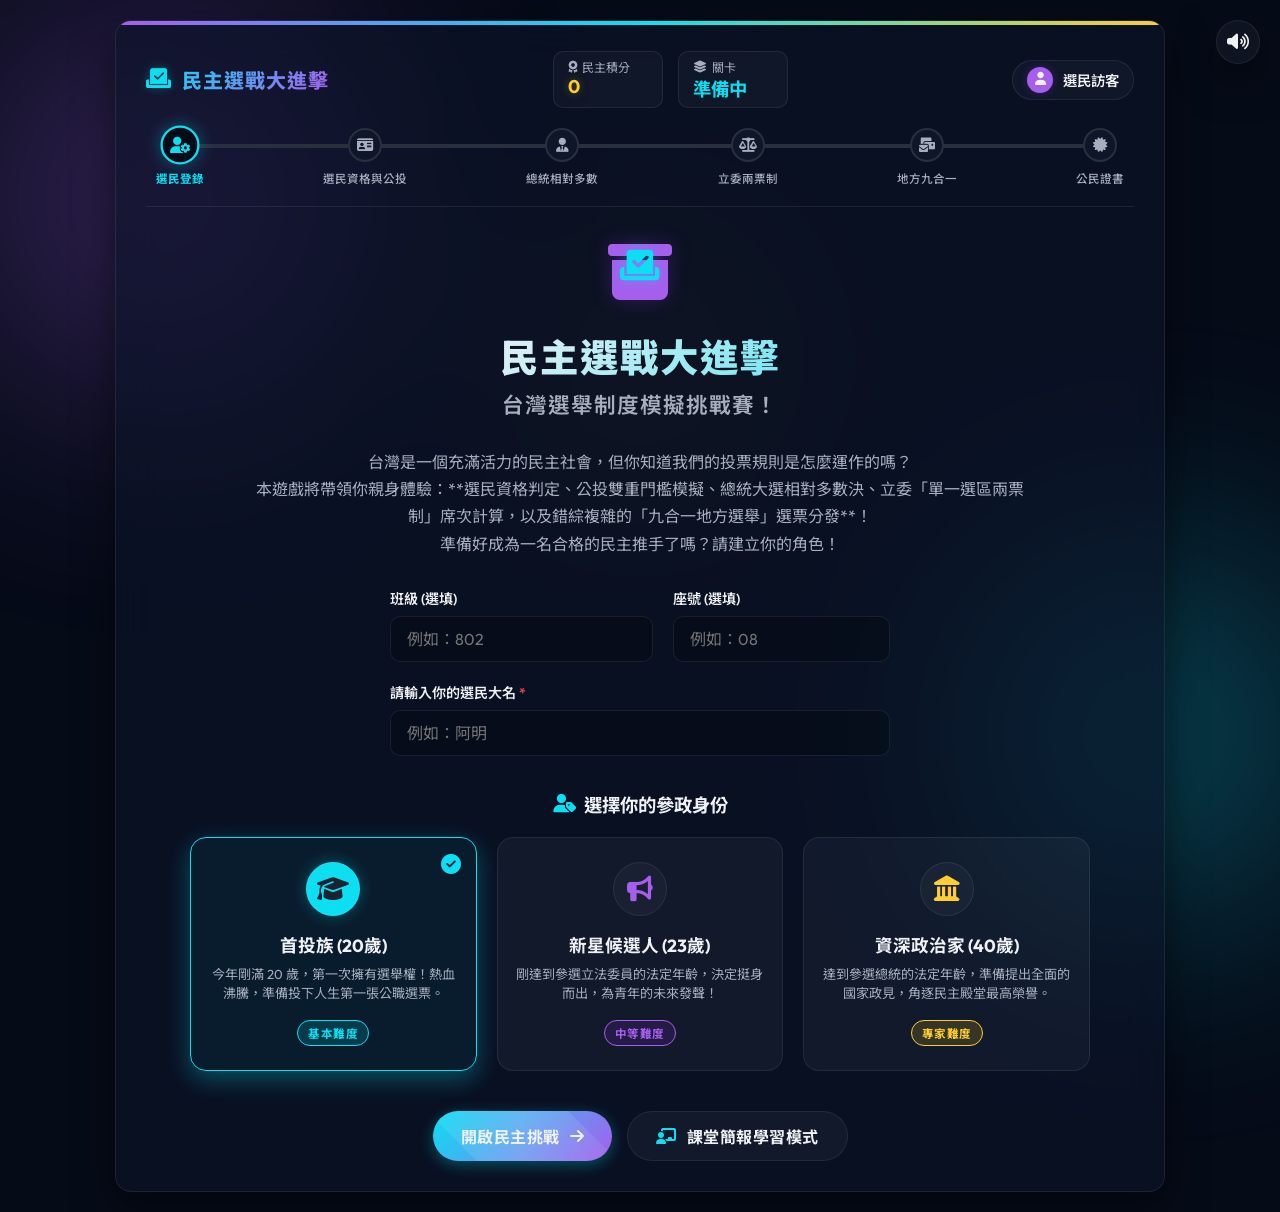
<file: index.html>
<!DOCTYPE html>
<html lang="zh-TW">
<head>
  <meta charset="UTF-8">
  <meta name="viewport" content="width=device-width, initial-scale=1.0">
  <meta name="description" content="台灣選舉制度互動式教育遊戲 - 認識台灣民主的基石：選民資格、公投門檻、單一選區兩票制與九合一地方選舉！">
  <title>民主選戰大進擊：台灣選舉制度模擬挑戰賽！</title>
  
  <!-- Google Fonts -->
  <link rel="preconnect" href="https://fonts.googleapis.com">
  <link rel="preconnect" href="https://fonts.gstatic.com" crossorigin>
  <link href="https://fonts.googleapis.com/css2?family=Noto+Sans+TC:wght@400;500;700;900&family=Outfit:wght@400;600;800;900&display=swap" rel="stylesheet">
  
  <!-- FontAwesome Icons -->
  <link rel="stylesheet" href="https://cdnjs.cloudflare.com/ajax/libs/font-awesome/6.4.0/css/all.min.css">
  
  <!-- Vanilla CSS Stylesheet -->
  <link rel="stylesheet" href="style.css">
</head>
<body>
  <!-- Background Decorative Glowing Blobs -->
  <div class="bg-glow bg-glow-1"></div>
  <div class="bg-glow bg-glow-2"></div>
  <div class="bg-glow bg-glow-3"></div>

  <!-- Audio Toggle Button -->
  <button id="sound-toggle" class="sound-btn" aria-label="切換音效">
    <i class="fas fa-volume-up"></i>
  </button>

  <!-- Main Game Container -->
  <main class="game-container">
    
    <!-- Top HUD Progress Indicator -->
    <header class="game-hud" id="game-hud">
      <div class="hud-top">
        <div class="game-logo-badge">
          <i class="fas fa-vote-yea"></i>
          <span>民主選戰大進擊</span>
        </div>
        
        <!-- Score and Level Stats -->
        <div class="stats-hud" id="stats-hud">
          <div class="stat-item" title="公民知識積分">
            <span class="stat-label"><i class="fas fa-award"></i> 民主積分</span>
            <span class="stat-val" id="hud-score">0</span>
          </div>
          <div class="stat-item" title="目前進度">
            <span class="stat-label"><i class="fas fa-layer-group"></i> 關卡</span>
            <span class="stat-val" id="hud-level">準備中</span>
          </div>
        </div>

        <div class="character-badge">
          <div class="avatar-mini" id="hud-avatar-mini"><i class="fas fa-user"></i></div>
          <span id="hud-char-name">選民訪客</span>
        </div>
      </div>
      
      <!-- Timeline showing levels -->
      <div class="timeline">
        <div class="timeline-line">
          <div class="timeline-progress" id="timeline-progress-bar"></div>
        </div>
        <div class="step-node active" data-step="0" id="node-0">
          <div class="node-circle"><i class="fas fa-user-cog"></i></div>
          <span class="node-label">選民登錄</span>
        </div>
        <div class="step-node" data-step="1" id="node-1">
          <div class="node-circle"><i class="fas fa-id-card"></i></div>
          <span class="node-label">選民資格與公投</span>
        </div>
        <div class="step-node" data-step="2" id="node-2">
          <div class="node-circle"><i class="fas fa-user-tie"></i></div>
          <span class="node-label">總統相對多數</span>
        </div>
        <div class="step-node" data-step="3" id="node-3">
          <div class="node-circle"><i class="fas fa-balance-scale"></i></div>
          <span class="node-label">立委兩票制</span>
        </div>
        <div class="step-node" data-step="4" id="node-4">
          <div class="node-circle"><i class="fas fa-mail-bulk"></i></div>
          <span class="node-label">地方九合一</span>
        </div>
        <div class="step-node" data-step="5" id="node-5">
          <div class="node-circle"><i class="fas fa-certificate"></i></div>
          <span class="node-label">公民證書</span>
        </div>
      </div>
    </header>

    <!-- Main Screens Wrapper -->
    <section class="screen-wrapper">
      
      <!-- 0. Character / Voter Creation Screen -->
      <div class="screen active" id="screen-intro">
        <div class="intro-logo">
          <div class="logo-icon-wrapper">
            <i class="fas fa-box-archive logo-box"></i>
            <i class="fas fa-vote-yea logo-ballot"></i>
          </div>
          <h1>民主選戰大進擊</h1>
          <h2>台灣選舉制度模擬挑戰賽！</h2>
        </div>
        <p class="intro-desc">
          台灣是一個充滿活力的民主社會，但你知道我們的投票規則是怎麼運作的嗎？<br>
          本遊戲將帶領你親身體驗：**選民資格判定、公投雙重門檻模擬、總統大選相對多數決、立委「單一選區兩票制」席次計算，以及錯綜複雜的「九合一地方選舉」選票分發**！<br>
          準備好成為一名合格的民主推手了嗎？請建立你的角色！
        </p>
        
        <div class="form-grid">
          <div class="form-group">
            <label for="player-class-input">班級 (選填)</label>
            <input type="text" id="player-class-input" placeholder="例如：802" maxlength="6">
          </div>
          <div class="form-group">
            <label for="player-seat-input">座號 (選填)</label>
            <input type="number" id="player-seat-input" placeholder="例如：08" min="1" max="99">
          </div>
          <div class="form-group full-width">
            <label for="player-name-input">請輸入你的選民大名 <span class="required">*</span></label>
            <input type="text" id="player-name-input" placeholder="例如：阿明" maxlength="10" required>
          </div>
        </div>

        <div class="role-selection-section">
          <h4><i class="fas fa-user-tag text-cyan"></i> 選擇你的參政身份</h4>
          <div class="card-grid" id="role-grid">
            <div class="select-card role-card active" data-role="first-voter">
              <div class="card-icon"><i class="fas fa-graduation-cap icon-first"></i></div>
              <h5>首投族 (20歲)</h5>
              <p>今年剛滿 20 歲，第一次擁有選舉權！熱血沸騰，準備投下人生第一張公職選票。</p>
              <div class="badge badge-cyan">基本難度</div>
            </div>
            
            <div class="select-card role-card" data-role="youth-candidate">
              <div class="card-icon"><i class="fas fa-bullhorn icon-youth"></i></div>
              <h5>新星候選人 (23歲)</h5>
              <p>剛達到參選立法委員的法定年齡，決定挺身而出，為青年的未來發聲！</p>
              <div class="badge badge-purple">中等難度</div>
            </div>
            
            <div class="select-card role-card" data-role="senior-politician">
              <div class="card-icon"><i class="fas fa-landmark icon-senior"></i></div>
              <h5>資深政治家 (40歲)</h5>
              <p>達到參選總統的法定年齡，準備提出全面的國家政見，角逐民主殿堂最高榮譽。</p>
              <div class="badge badge-gold">專家難度</div>
            </div>
          </div>
        </div>

        <div style="display: flex; gap: 15px; justify-content: center; flex-wrap: wrap; margin-top: 25px;">
          <button id="btn-start-game" class="btn btn-primary btn-pulse" style="margin: 0;">
            開啟民主挑戰 <i class="fas fa-arrow-right"></i>
          </button>
          <a href="slides.html" class="btn btn-secondary" style="text-decoration: none;">
            <i class="fas fa-chalkboard-teacher text-cyan"></i> 課堂簡報學習模式
          </a>
        </div>
      </div>

      <!-- 1. Stage 1: Voter Eligibility & Referendum -->
      <div class="screen" id="screen-stage1">
        <h3 class="screen-title"><span class="step-num">關卡一</span> 選民參政權與公民投票門檻</h3>
        
        <!-- Task 1: Card Sorting for Voting Eligibility -->
        <div class="minigame-box" id="eligibility-game-container">
          <div class="game-header">
            <h4>任務 1：台灣公民參政權資格檢查</h4>
            <span class="badge badge-purple">年齡大考驗</span>
          </div>
          <p class="game-instruction">
            根據中華民國《憲法》及《公職人員選舉罷免法》，不同參政權利有不同的年齡門檻。請閱讀下方人物卡片，將其**拖曳或點選**分發至正確的權限框中！
          </p>
          
          <div class="eligibility-workspace">
            <!-- Current card to sort -->
            <div class="sorting-card-area">
              <div class="sorting-card" id="active-sort-card">
                <!-- Dynamic Content -->
                <div class="card-inner">
                  <div class="sort-avatar"><i class="fas fa-user-circle"></i></div>
                  <div class="sort-info">
                    <h5 id="sort-card-name">小華</h5>
                    <p id="sort-card-age">年齡：19 歲</p>
                    <span class="sort-desc" id="sort-card-desc">剛考上大學，非常關心環境議題，希望能對能源公投與市長選舉發表看法。</span>
                  </div>
                </div>
              </div>
              <div class="sorting-progress">剩餘卡片：<span id="sort-remain">5</span> / 5</div>
            </div>
            
            <!-- Target Dropping Zones -->
            <div class="drop-zones-grid">
              <button class="drop-zone" data-zone="referendum-only" id="zone-ref">
                <i class="fas fa-file-contract text-cyan"></i>
                <span>僅限公民投票 (18歲)</span>
                <span class="zone-desc">可投票表決公共議題，但不能選人</span>
              </button>
              <button class="drop-zone" data-zone="voter" id="zone-vote">
                <i class="fas fa-vote-yea text-green"></i>
                <span>具一般選舉權 (20歲)</span>
                <span class="zone-desc">可投票給總統、立委、市長等公職</span>
              </button>
              <button class="drop-zone" data-zone="candidate-legislator" id="zone-leg">
                <i class="fas fa-bullhorn text-purple"></i>
                <span>可參選立委與公職 (23歲)</span>
                <span class="zone-desc">可登記參選地方議員、立法委員</span>
              </button>
              <button class="drop-zone" data-zone="candidate-president" id="zone-pres">
                <i class="fas fa-landmark text-gold"></i>
                <span>可參選總統 (40歲)</span>
                <span class="zone-desc">符合參選中華民國總統的年齡</span>
              </button>
            </div>
          </div>
          <div class="feedback-message" id="eligibility-feedback"></div>
        </div>

        <!-- Task 2: Referendum Simulator (Visible after Task 1) -->
        <div class="minigame-box hidden" id="referendum-game-container">
          <div class="game-header">
            <h4>任務 2：公投提案「雙重門檻」模擬器</h4>
            <span class="badge badge-gold">憲法知識</span>
          </div>
          <p class="game-instruction">
            台灣《公民投票法》規定，公投要通過必須同時跨越**雙重門檻**：<br>
            <strong>① 同意票必須多於不同意票</strong><br>
            <strong>② 同意票數必須達到投票權人總數的 1/4 (25%) 以上</strong><br>
            請拖動下方滑桿，模擬一場**「是否同意高中生延後上學」**的公投，嘗試讓公投**成功通過**！
          </p>

          <div class="simulator-layout">
            <!-- Controls -->
            <div class="sim-controls">
              <div class="control-group">
                <label for="slider-turnout">
                  <i class="fas fa-users text-cyan"></i> 投票率 (Turnout)：<span class="sim-val" id="val-turnout">50%</span>
                </label>
                <input type="range" id="slider-turnout" min="0" max="100" value="40">
              </div>

              <div class="control-group">
                <label for="slider-agree">
                  <i class="fas fa-check-circle text-green"></i> 同意票佔投票人數比例：<span class="sim-val" id="val-agree">50%</span>
                </label>
                <input type="range" id="slider-agree" min="0" max="100" value="60">
              </div>

              <!-- Extra statistics explanation -->
              <div class="sim-math-card">
                <p>假設全國總投票權人數為：**1,900 萬人**</p>
                <p>➔ 通過所需的同意票低標 (25%)：**475 萬票**</p>
                <p>➔ 預估目前同意票數：<span class="highlight-text" id="sim-calc-agree-votes">0 萬票</span></p>
              </div>
            </div>

            <!-- Visualization -->
            <div class="sim-visualization">
              <div class="bar-chart-container">
                <!-- Bar 1: Total Voter Population Representation -->
                <div class="chart-column">
                  <span class="column-label">全國公民 (100%)</span>
                  <div class="bar-bg">
                    <div class="bar-fill bg-blue-grad" style="height: 100%;">
                      <span class="bar-percent">1,900 萬</span>
                    </div>
                  </div>
                </div>

                <!-- Bar 2: Agree vs Disagree -->
                <div class="chart-column">
                  <span class="column-label">公投結果</span>
                  <div class="bar-bg">
                    <div class="bar-fill bg-green-grad" id="bar-agree" style="height: 24%;">
                      <span class="bar-percent" id="bar-agree-lbl">同意: 24%</span>
                    </div>
                    <div class="bar-fill bg-red-grad" id="bar-disagree" style="height: 16%;">
                      <span class="bar-percent" id="bar-disagree-lbl">不同意: 16%</span>
                    </div>
                    <div class="bar-fill bg-gray" id="bar-no-vote" style="height: 60%;">
                      <span class="bar-percent">未投票: 60%</span>
                    </div>
                  </div>
                </div>

                <!-- Bar 3: The 25% Threshold Marker -->
                <div class="chart-column">
                  <span class="column-label">同意門檻 (25%)</span>
                  <div class="bar-bg">
                    <div class="bar-fill bg-gold-grad" style="height: 25%;">
                      <span class="bar-percent">475 萬票</span>
                    </div>
                    <div class="threshold-dash-line"></div>
                  </div>
                </div>
              </div>

              <!-- Passing feedback -->
              <div class="sim-status-box" id="sim-status-box">
                <div class="status-icon" id="sim-status-icon"><i class="fas fa-times-circle"></i></div>
                <div class="status-details">
                  <h5 id="sim-status-title">公投結果：未通過！</h5>
                  <p id="sim-status-desc">同意票數未達總投票權人數的 25% (475萬票)。</p>
                </div>
              </div>
            </div>
          </div>
          
          <div class="sim-action-area">
            <button id="btn-submit-referendum" class="btn btn-success hidden">
              確認此公投結果，進入下一關 <i class="fas fa-chevron-right"></i>
            </button>
          </div>
        </div>

        <div class="button-footer">
          <button id="btn-to-stage2" class="btn btn-primary hidden">
            前往關卡二：總統大選 <i class="fas fa-arrow-right"></i>
          </button>
        </div>
      </div>

      <!-- 2. Stage 2: Presidential Election (Relative Majority) -->
      <div class="screen" id="screen-stage2">
        <h3 class="screen-title"><span class="step-num">關卡二</span> 總統大選與相對多數決</h3>
        
        <div class="stage-intro-card">
          <div class="intro-card-icon"><i class="fas fa-landmark text-gold"></i></div>
          <div class="intro-card-content">
            <p>
              <strong>【總統選舉制度：相對多數決】</strong><br>
              中華民國總統與副總統選舉採<strong>「單一選區、相對多數決」</strong>。全國為單一選區，選民直接投票。
              不需要獲得過半數的支持，只要獲得**相對最高票**的候選人即告當選（又稱第一過去門檻制，Winner-takes-all）。
            </p>
          </div>
        </div>

        <!-- Mini-game Campaign Strategy -->
        <div class="minigame-box" id="campaign-game-container">
          <div class="game-header">
            <h4>任務 1：選戰造勢與政見攻防</h4>
            <span class="badge badge-cyan">選戰模擬</span>
          </div>
          <p class="game-instruction">
            你被任命為候選人<strong>「民主希望隊」</strong>的選戰總幹事！面對另外兩位強大的競爭對手，你必須為最後一場黃金週造勢晚會選擇核心政見。不同的政見會對不同的選民群體產生不同影響：
          </p>

          <div class="campaign-options">
            <div class="campaign-option-card" data-strategy="youth">
              <div class="opt-header">
                <i class="fas fa-graduation-cap text-cyan"></i>
                <h5>方針 A：主打「青年居住正義」</h5>
              </div>
              <p>承諾興建社會住宅、補助青年租屋、發放購屋低利貸款。</p>
              <div class="opt-impact">
                <span><i class="fas fa-users"></i> 吸引大量青年與首投族支持。</span>
                <span><i class="fas fa-triangle-exclamation text-yellow"></i> 年長選民態度持平。</span>
              </div>
            </div>

            <div class="campaign-option-card" data-strategy="elderly">
              <div class="opt-header">
                <i class="fas fa-hospital text-purple"></i>
                <h5>方針 B：主打「銀髮社會福利」</h5>
              </div>
              <p>擴大長照 3.0 預算、全面補助老人健保、提高敬老愛心卡點數。</p>
              <div class="opt-impact">
                <span><i class="fas fa-users"></i> 贏得高投票率的年長者鐵票。</span>
                <span><i class="fas fa-triangle-exclamation text-yellow"></i> 青年人擔心財政排擠效應。</span>
              </div>
            </div>

            <div class="campaign-option-card" data-strategy="tech">
              <div class="opt-header">
                <i class="fas fa-microchip text-gold"></i>
                <h5>方針 C：主打「科技綠能發展」</h5>
              </div>
              <p>扶植 AI 半導體產業鏈、推動校園與園區綠能發電、提供企業創新補助。</p>
              <div class="opt-impact">
                <span><i class="fas fa-users"></i> 獲得科技中產階級與產業支持。</span>
                <span><i class="fas fa-triangle-exclamation text-yellow"></i> 環保團體與勞工群體持保留態度。</span>
              </div>
            </div>
          </div>

          <div class="campaign-vote-preview hidden" id="campaign-preview-box">
            <h5>策略分析成功！你已成功部署黃金週政見！</h5>
            <p>接下來，請啟動**開票按鈕**，模擬大選投開票結果！</p>
            <button id="btn-start-pres-vote" class="btn btn-success btn-large btn-pulse">
              <i class="fas fa-envelope-open-text"></i> 啟動投開票！
            </button>
          </div>
        </div>

        <!-- Dynamic Election Results (Revealed after clicking vote button) -->
        <div class="minigame-box hidden" id="pres-results-container">
          <div class="game-header">
            <h4>總統大選即時開票看板</h4>
            <div class="live-indicator"><span class="dot"></span> LIVE 隨時開票中</div>
          </div>

          <div class="pres-vote-workspace">
            <!-- Vote Counting Bars -->
            <div class="candidate-results-list">
              <!-- Candidate 1 -->
              <div class="candidate-row" id="cand-1">
                <div class="cand-avatar cand-blue"><i class="fas fa-user-tie"></i></div>
                <div class="cand-details">
                  <div class="cand-meta">
                    <span class="cand-name">1號 藍海進步黨 (藍天明)</span>
                    <span class="cand-percent" id="cand-1-pct">0%</span>
                  </div>
                  <div class="cand-progress-bg">
                    <div class="cand-progress-fill bg-blue" id="cand-1-bar" style="width: 0%;"></div>
                  </div>
                  <div class="cand-votes" id="cand-1-votes">0 票</div>
                </div>
                <div class="winner-badge hidden" id="winner-badge-1"><i class="fas fa-crown"></i> 當選</div>
              </div>

              <!-- Candidate 2 (Player) -->
              <div class="candidate-row" id="cand-2">
                <div class="cand-avatar cand-green"><i class="fas fa-user-shield"></i></div>
                <div class="cand-details">
                  <div class="cand-meta">
                    <span class="cand-name">2號 民主希望隊 (<span id="player-cand-name">玩家名</span>)</span>
                    <span class="cand-percent" id="cand-2-pct">0%</span>
                  </div>
                  <div class="cand-progress-bg">
                    <div class="cand-progress-fill bg-green" id="cand-2-bar" style="width: 0%;"></div>
                  </div>
                  <div class="cand-votes" id="cand-2-votes">0 票</div>
                </div>
                <div class="winner-badge hidden" id="winner-badge-2"><i class="fas fa-crown"></i> 當選</div>
              </div>

              <!-- Candidate 3 -->
              <div class="candidate-row" id="cand-3">
                <div class="cand-avatar cand-yellow"><i class="fas fa-user-astronaut"></i></div>
                <div class="cand-details">
                  <div class="cand-meta">
                    <span class="cand-name">3號 陽光力量聯盟 (黃向陽)</span>
                    <span class="cand-percent" id="cand-3-pct">0%</span>
                  </div>
                  <div class="cand-progress-bg">
                    <div class="cand-progress-fill bg-yellow" id="cand-3-bar" style="width: 0%;"></div>
                  </div>
                  <div class="cand-votes" id="cand-3-votes">0 票</div>
                </div>
                <div class="winner-badge hidden" id="winner-badge-3"><i class="fas fa-crown"></i> 當選</div>
              </div>
            </div>

            <!-- Discussion about Proportionality / Relative Majority -->
            <div class="election-analysis-card hidden" id="election-analysis-box">
              <h5><i class="fas fa-info-circle text-cyan"></i> 民主公民課：什麼是相對多數決？</h5>
              <p id="relative-majority-explain">
                開票結果揭曉！在相對多數決下，當選人並不需要獲得絕對多數（過半數，即大於50%）的選票。只要得票數領先所有對手即可當選。這種制度能快速產生贏家，但也可能出現「多數民意不滿意當選人」的現象（例如當選人僅獲得39%選票，意味著有61%的人支持其他對手）。
              </p>
            </div>
          </div>
        </div>

        <div class="button-footer">
          <button id="btn-to-stage3" class="btn btn-primary hidden">
            進入關卡三：立委兩票制 <i class="fas fa-arrow-right"></i>
          </button>
        </div>
      </div>

      <!-- 3. Stage 3: Legislative Election (Single-District Two-Vote) -->
      <div class="screen" id="screen-stage3">
        <h3 class="screen-title"><span class="step-num">關卡三</span> 立法委員選舉：單一選區兩票制</h3>
        
        <div class="stage-intro-card">
          <div class="intro-card-icon"><i class="fas fa-balance-scale text-purple"></i></div>
          <div class="intro-card-content">
            <p>
              <strong>【立委選舉：單一選區兩票制】</strong><br>
              台灣的立法委員共有 113 席，每位選民會領到<strong>兩張選票</strong>：<br>
              <strong>第 1 票：區域立委（選人）</strong> - 每個選區選出一名最高票的立委（相對多數決）。<br>
              <strong>第 2 票：政黨票（選黨）</strong> - 決定 34 席「不分區立委」的分配。只有得票率跨越 <strong>5% 門檻</strong>的政黨，才能依比例分得席次！
            </p>
          </div>
        </div>

        <!-- Ballots Casting Simulator -->
        <div class="minigame-box" id="legislative-vote-container">
          <div class="game-header">
            <h4>任務 1：投下你的立委神聖兩票</h4>
            <span class="badge badge-purple">投開票體驗</span>
          </div>
          
          <div class="ballots-wrapper">
            <!-- Ballot 1 -->
            <div class="ballot-card-sim" id="ballot-district">
              <div class="ballot-header">
                <span>中華民國第11屆立法委員選舉票</span>
                <span class="ballot-type-tag">區域立法委員</span>
              </div>
              <div class="ballot-candidates-grid">
                <div class="ballot-option" data-cand="1">
                  <div class="cand-number">1</div>
                  <div class="ballot-cand-info">
                    <span class="name">藍天明</span>
                    <span class="party">藍天進步黨</span>
                  </div>
                  <div class="vote-stamp-spot"></div>
                </div>
                <div class="ballot-option" data-cand="2">
                  <div class="cand-number">2</div>
                  <div class="ballot-cand-info">
                    <span class="name">林民主</span>
                    <span class="party">民主希望隊</span>
                  </div>
                  <div class="vote-stamp-spot"></div>
                </div>
                <div class="ballot-option" data-cand="3">
                  <div class="cand-number">3</div>
                  <div class="ballot-cand-info">
                    <span class="name">黃向陽</span>
                    <span class="party">陽光力量聯盟</span>
                  </div>
                  <div class="vote-stamp-spot"></div>
                </div>
              </div>
              <p class="ballot-tip">請點擊一位候選人進行蓋印投票</p>
            </div>

            <!-- Ballot 2 -->
            <div class="ballot-card-sim" id="ballot-party">
              <div class="ballot-header">
                <span>中華民國第11屆立法委員選舉票</span>
                <span class="ballot-type-tag party-tag">全國不分區及僑居國外國民 (政黨票)</span>
              </div>
              <div class="ballot-parties-grid">
                <div class="ballot-option-party" data-party="A">
                  <span class="party-num">1</span>
                  <span class="party-color-icon bg-blue"></span>
                  <span class="party-name">藍天進步黨</span>
                  <div class="vote-stamp-spot"></div>
                </div>
                <div class="ballot-option-party" data-party="B">
                  <span class="party-num">2</span>
                  <span class="party-color-icon bg-green"></span>
                  <span class="party-name">民主希望隊</span>
                  <div class="vote-stamp-spot"></div>
                </div>
                <div class="ballot-option-party" data-party="C">
                  <span class="party-num">3</span>
                  <span class="party-color-icon bg-yellow"></span>
                  <span class="party-name">陽光力量聯盟</span>
                  <div class="vote-stamp-spot"></div>
                </div>
                <div class="ballot-option-party" data-party="D">
                  <span class="party-num">4</span>
                  <span class="party-color-icon bg-pink"></span>
                  <span class="party-name">新潮青年黨</span>
                  <div class="vote-stamp-spot"></div>
                </div>
                <div class="ballot-option-party" data-party="E">
                  <span class="party-num">5</span>
                  <span class="party-color-icon bg-orange"></span>
                  <span class="party-name">生態綠能黨</span>
                  <div class="vote-stamp-spot"></div>
                </div>
                <div class="ballot-option-party" data-party="F">
                  <span class="party-num">6</span>
                  <span class="party-color-icon bg-purple-solid"></span>
                  <span class="party-name">勞工權益盟</span>
                  <div class="vote-stamp-spot"></div>
                </div>
              </div>
              <p class="ballot-tip">請點擊一個政黨進行蓋印投票</p>
            </div>
          </div>

          <!-- Vote Drop Animation Box -->
          <div class="ballot-box-animation hidden" id="ballot-box-anim-container">
            <div class="box-slot">
              <div class="flying-ballot" id="flying-ballot-1"><i class="fas fa-file-alt"></i> 區域票</div>
              <div class="flying-ballot" id="flying-ballot-2"><i class="fas fa-file-invoice"></i> 政黨票</div>
              <i class="fas fa-box-open box-icon"></i>
            </div>
            <p>投票完成！選票已投入票箱。正在前往「政黨票席次計算機」...</p>
          </div>
        </div>

        <!-- Task 2: Party Proportional Calculator & Parliament Visualizer -->
        <div class="minigame-box hidden" id="legislative-calculator-container">
          <div class="game-header">
            <h4>任務 2：政黨票分配席次計算與議席分佈圖</h4>
            <span class="badge badge-gold">5%得票率門檻限制</span>
          </div>
          <p class="game-instruction">
            不分區立委共有 34 席。調整各政黨得票率滑桿，親自看見**小於 5% 門檻的政黨**如何被篩除，而合格政黨如何按得票佔比分配席次！<br>
            <strong>挑戰任務</strong>：嘗試調整滑桿，讓**「生態綠能黨（橘）」**成功跨越 5% 門檻，並觀察分配結果！
          </p>

          <div class="calc-workspace">
            <!-- Left: Inputs -->
            <div class="calc-inputs">
              <h5 class="section-subtitle">調整各黨政黨票得票率 (總和需為 100%)</h5>
              <div class="party-sliders-list" id="party-sliders-container">
                <!-- Sliders dynamically generated -->
              </div>
              <div class="sum-error-message" id="slider-sum-warning">
                目前得票率總和：<span id="slider-sum-val">100</span>% (必須等於 100% 才能計算)
              </div>
            </div>

            <!-- Right: Results & Chart -->
            <div class="calc-results">
              <h5 class="section-subtitle">34席不分區分配結果 (點亮立委席次)</h5>
              
              <!-- Parliament Seating SVG Arc -->
              <div class="parliament-chart-wrapper">
                <svg class="parliament-svg" viewBox="-120 -100 240 110" id="parliament-svg">
                  <!-- Dots generated dynamically via JS (semi-circle of 34 seats) -->
                </svg>
                <div class="parliament-hover-info" id="parliament-hover-info">移至座位查看詳情</div>
              </div>

              <!-- Result Table -->
              <table class="result-table">
                <thead>
                  <tr>
                    <th>政黨</th>
                    <th>得票率</th>
                    <th>跨越5%</th>
                    <th>分配席次</th>
                    <th>女性保障</th>
                  </tr>
                </thead>
                <tbody id="result-table-body">
                  <!-- Generated dynamically -->
                </tbody>
              </table>

              <!-- Gender info notice -->
              <div class="gender-rule-box">
                <i class="fas fa-venus-mars text-purple"></i>
                <span>根據規定，各政黨當選之不分區立委席次，**女性比例不得低於二分之一**。系統已自動套用性別輪替保障規則！</span>
              </div>
            </div>
          </div>
          
          <div class="calc-action-area">
            <button id="btn-submit-legislative" class="btn btn-success">
              確認不分區立委分配結果，進入下一關 <i class="fas fa-chevron-right"></i>
            </button>
          </div>
        </div>

        <div class="button-footer">
          <button id="btn-to-stage4" class="btn btn-primary hidden">
            前往關卡四：九合一地方選舉 <i class="fas fa-arrow-right"></i>
          </button>
        </div>
      </div>

      <!-- 4. Stage 4: Nine-in-One Local Elections (Ballot Sorting) -->
      <div class="screen" id="screen-stage4">
        <h3 class="screen-title"><span class="step-num">關卡四</span> 九合一地方公職人員選舉：選票分發員</h3>
        
        <div class="stage-intro-card">
          <div class="intro-card-icon"><i class="fas fa-mail-bulk text-cyan"></i></div>
          <div class="intro-card-content">
            <p>
              <strong>【九合一選舉與選票數量】</strong><br>
              台灣每四年舉辦一次地方公職人員選舉（俗稱九合一）。選民會根據**戶籍所在地**拿到不同數量的選票：<br>
              ① **直轄市**（如雙北、桃園、台中、台南、高雄）：**3 張選票**（市長、市議員、里長）。<br>
              ② **一般縣市**（如彰化、花蓮）：**5 張選票**（縣長、縣議員、鄉鎮市長、鄉鎮市民代表、村里長）。<br>
              ③ **省轄市**（基隆、新竹、嘉義市）：**3 張選票**（市長、市議員、里長，無鄉鎮市級）。<br>
              ④ **直轄市山地原住民區**（如烏來區、和平區）：**5 張選票**（包含區長與區民代表）。<br>
              *注意：原住民選民選議員時，要發給「原住民議員票」。*
            </p>
          </div>
        </div>

        <!-- Ballot Dispatch Game -->
        <div class="minigame-box" id="ballot-dispatch-container">
          <div class="game-header">
            <h4>任務：投票所選票正確分發挑戰</h4>
            <div class="dispatch-hud">
              <div class="disp-item"><i class="fas fa-clock text-yellow"></i> 剩餘時間: <span id="disp-timer">30</span> 秒</div>
              <div class="disp-item"><i class="fas fa-check-circle text-green"></i> 成功服務: <span id="disp-score" class="counter-highlight">0</span> / 6 位</div>
            </div>
          </div>
          
          <div class="dispatch-instructions">
            <p><i class="fas fa-circle-info text-cyan animate-pulse"></i> 請扮演投票所選務人員，查看排隊選民的身分證件與戶籍，並在下方**點擊正確的選票組合**發給他們！</p>
          </div>

          <div class="dispatch-workspace">
            <!-- Left: Current Voter card -->
            <div class="voter-card" id="current-voter-card">
              <div class="voter-card-header">
                <i class="fas fa-id-card"></i> 中華民國國民身分證
              </div>
              <div class="voter-card-body">
                <div class="voter-avatar"><i class="fas fa-user-circle"></i></div>
                <div class="voter-info">
                  <table>
                    <tr>
                      <th>姓名：</th>
                      <td id="voter-card-name">載入中...</td>
                    </tr>
                    <tr>
                      <th>戶籍地址：</th>
                      <td id="voter-card-address" class="highlight-text">載入中...</td>
                    </tr>
                    <tr>
                      <th>身分特記：</th>
                      <td id="voter-card-special">載入中...</td>
                    </tr>
                  </table>
                </div>
              </div>
              <div class="voter-tag" id="voter-card-identity-tag">一般選民</div>
            </div>

            <!-- Right: Dispensing Buttons -->
            <div class="dispense-actions-grid">
              <button class="btn btn-action-disp" data-choice="3-general">
                <span class="btn-main-txt">直轄市 / 省轄市 一般選票 (3張)</span>
                <span class="btn-sub-txt">市長、市議員(一般)、里長</span>
              </button>
              
              <button class="btn btn-action-disp" data-choice="3-indigenous">
                <span class="btn-main-txt">直轄市 / 省轄市 原住民選票 (3張)</span>
                <span class="btn-sub-txt">市長、市議員(原住民)、里長</span>
              </button>

              <button class="btn btn-action-disp" data-choice="5-general">
                <span class="btn-main-txt">一般縣轄市 一般選票 (5張)</span>
                <span class="btn-sub-txt">縣長、縣議員(一般)、鄉鎮市長、代表、村里長</span>
              </button>
              
              <button class="btn btn-action-disp" data-choice="5-indigenous">
                <span class="btn-main-txt">一般縣轄市 原住民選票 (5張)</span>
                <span class="btn-sub-txt">縣長、縣議員(原住民)、鄉鎮市長、代表、村里長</span>
              </button>

              <button class="btn btn-action-disp" data-choice="5-mountain">
                <span class="btn-main-txt">山地原住民區選票 (5張)</span>
                <span class="btn-sub-txt">直轄市長、市議員(原住民)、區長、區代表、里長</span>
              </button>
            </div>
          </div>
          
          <div class="feedback-message" id="dispatch-feedback"></div>

          <!-- Start Overlay -->
          <div class="game-start-overlay" id="dispatch-start-overlay">
            <div class="overlay-card">
              <i class="fas fa-mail-bulk text-cyan large-icon animate-bounce"></i>
              <h4>準備好分發選票了嗎？</h4>
              <p>限時 30 秒，點擊正確的選票組合發給排隊的選民。錯發或超發選票是違法的喔！</p>
              <button id="btn-start-dispatch" class="btn btn-primary">開始分發挑戰</button>
            </div>
          </div>
        </div>

        <div class="button-footer">
          <button id="btn-to-stage5" class="btn btn-primary hidden">
            結算民主挑戰，頒發證書 <i class="fas fa-arrow-right"></i>
          </button>
        </div>
      </div>

      <!-- 5. Outro Screen (Certificate) -->
      <div class="screen" id="screen-certificate">
        <div class="certificate-container" id="certificate-print-area">
          <div class="certificate-border">
            <div class="cert-header">
              <i class="fas fa-vote-yea cert-logo"></i>
              <h3>中華民國選舉特別委員會</h3>
              <h4>台灣民主素養合格公民證書</h4>
            </div>
            
            <div class="cert-body">
              <p class="cert-text-intro">茲證明民主公民</p>
              <h2 class="cert-player-name" id="cert-player-name">訪客選民</h2>
              <p class="cert-text-intro" id="cert-player-meta">班級：--- | 座號：--</p>
              <p class="cert-text-intro">在「認識台灣選舉制度互動挑戰」中表現卓越，並成功習得以下民主公民素養：</p>
              
              <div class="cert-evaluation-grid">
                <div class="eval-card">
                  <div class="eval-title"><i class="fas fa-id-card text-cyan"></i> 參政資格與公投</div>
                  <div class="eval-stat" id="cert-s1-score">通過</div>
                </div>
                <div class="eval-card">
                  <div class="eval-title"><i class="fas fa-user-tie text-green"></i> 相對多數決認識</div>
                  <div class="eval-stat" id="cert-s2-score">良好</div>
                </div>
                <div class="eval-card">
                  <div class="eval-title"><i class="fas fa-balance-scale text-purple"></i> 兩票制與5%限制</div>
                  <div class="eval-stat" id="cert-s3-score">跨越門檻</div>
                </div>
                <div class="eval-card">
                  <div class="eval-title"><i class="fas fa-mail-bulk text-pink"></i> 九合一選票辨識</div>
                  <div class="eval-stat" id="cert-s4-score">滿分</div>
                </div>
              </div>

              <p class="cert-desc">
                該員已成功模擬台灣各項核心選舉制度，深刻理解選民資格、公投通過之雙重門檻、總統大選之相對多數決、立委選舉單一選區兩票制（含政黨席次之5%门槛限制及女性席次保障），以及地方九合一多張選票之複雜分發規則。具備健全之現代民主素養與參政知識，特頒此證！
              </p>
            </div>

            <div class="cert-footer">
              <div class="cert-sign">
                <span class="label">特別委員會召集人</span>
                <span class="sign-name">民主學堂堂主 <span class="seal">中選印</span></span>
              </div>
              <div class="cert-date">
                中華民國 <span id="cert-date-year">115</span> 年 <span id="cert-date-month">6</span> 月 <span id="cert-date-day">24</span> 日
              </div>
            </div>
          </div>
        </div>

        <!-- Google Sheet Sync Status -->
        <div class="sync-status-box" id="sync-status-box" style="display: flex; align-items: center; justify-content: center; gap: 10px; margin: 20px auto; max-width: 680px; padding: 12px; background: rgba(255, 255, 255, 0.03); border: 1px solid var(--border-color); border-radius: var(--radius-md); font-size: 0.88rem; color: var(--text-muted);">
          <i class="fas fa-cloud-upload-alt" id="sync-icon" style="color: var(--secondary); font-size: 1.1rem;"></i>
          <span id="sync-text">已備妥成果，準備進行雲端同步...</span>
        </div>

        <div class="certificate-actions">
          <button id="btn-print-certificate" class="btn btn-secondary">
            <i class="fas fa-print"></i> 列印或另存 PDF
          </button>
          <a href="slides.html" class="btn btn-secondary" style="text-decoration: none; display: inline-flex; align-items: center; gap: 8px;">
            <i class="fas fa-chalkboard-teacher"></i> 閱讀公民簡報
          </a>
          <button id="btn-restart-all" class="btn btn-primary">
            重新挑戰其他身份 <i class="fas fa-redo"></i>
          </button>
        </div>
        <p class="cert-print-tip"><i class="fas fa-info-circle"></i> 提示：您可以將證書列印或存為 PDF，作為公民課的學習成果學習單唷！</p>
      </div>

    </section>
  </main>

  <!-- Interactive Particles / Confetti Overlay -->
  <canvas class="confetti-canvas" id="confetti-canvas"></canvas>

  <!-- Javascript Logic -->
  <script src="app.js?v=20260624"></script>
</body>
</html>
</file>
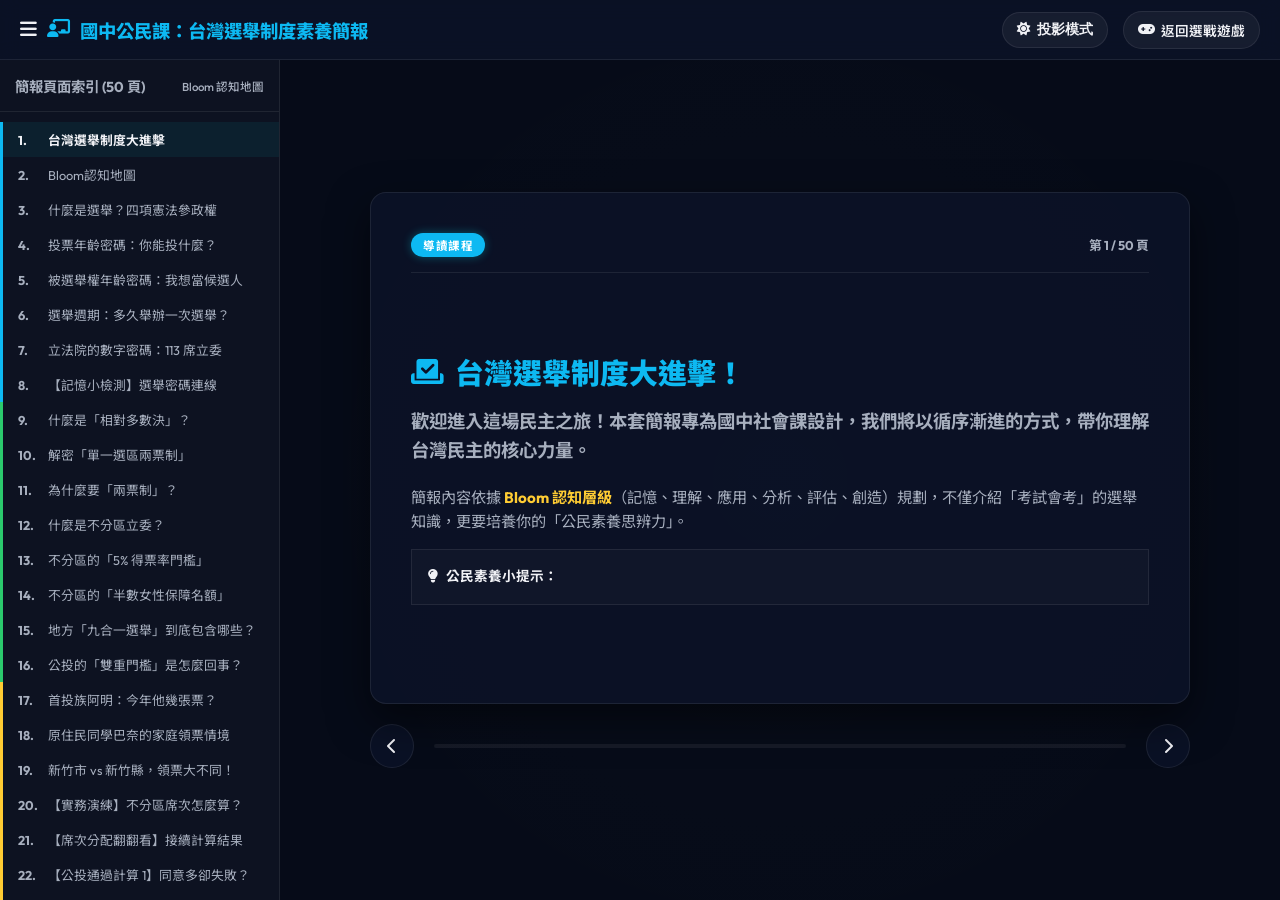
<file: slides.html>
<!DOCTYPE html>
<html lang="zh-TW">
<head>
  <meta charset="UTF-8">
  <meta name="viewport" content="width=device-width, initial-scale=1.0">
  <meta name="description" content="台灣選舉制度課程簡報 - 專為國中學生設計，融入素養導向，符合Bloom認知面向。">
  <title>台灣選舉制度大進擊：民主素養課堂簡報</title>
  
  <!-- Google Fonts -->
  <link rel="preconnect" href="https://fonts.googleapis.com">
  <link rel="preconnect" href="https://fonts.gstatic.com" crossorigin>
  <link href="https://fonts.googleapis.com/css2?family=Noto+Sans+TC:wght@400;500;700;900&family=Outfit:wght@400;600;800;900&display=swap" rel="stylesheet">
  
  <!-- FontAwesome Icons -->
  <link rel="stylesheet" href="https://cdnjs.cloudflare.com/ajax/libs/font-awesome/6.4.0/css/all.min.css">
  
  <style>
    /* ==========================================
       簡報系統專屬樣式 (支援亮暗模式)
       ========================================== */
    :root {
      /* 暗色模式變數 (預設) */
      --bg-main: hsl(225, 60%, 6%);
      --bg-card: rgba(13, 20, 43, 0.7);
      --border-color: rgba(255, 255, 255, 0.08);
      --text-main: hsl(220, 20%, 95%);
      --text-muted: hsl(220, 15%, 70%);
      --sidebar-bg: hsl(225, 45%, 9%);
      --shadow: 0 16px 40px rgba(0, 0, 0, 0.5);
      
      /* 認知層級色彩 */
      --color-rem: hsl(195, 90%, 50%);  /* 記憶-藍 */
      --color-und: hsl(145, 65%, 48%);  /* 理解-綠 */
      --color-app: hsl(45, 100%, 60%);  /* 應用-金 */
      --color-ana: hsl(280, 80%, 65%);  /* 分析-紫 */
      --color-eva: hsl(352, 75%, 58%);  /* 評估-紅 */
      --color-cre: hsl(15, 95%, 55%);   /* 創造-橘 */
    }

    /* 亮色投影模式 */
    body.light-mode {
      --bg-main: hsl(220, 30%, 95%);
      --bg-card: hsl(0, 0%, 100%);
      --border-color: hsl(220, 20%, 82%);
      --text-main: hsl(220, 30%, 15%);
      --text-muted: hsl(220, 15%, 40%);
      --sidebar-bg: hsl(220, 25%, 90%);
      --shadow: 0 10px 30px rgba(0, 0, 0, 0.15);
    }

    * {
      box-sizing: border-box;
      margin: 0;
      padding: 0;
    }

    body {
      font-family: 'Outfit', 'Noto Sans TC', system-ui, -apple-system, sans-serif;
      background-color: var(--bg-main);
      color: var(--text-main);
      min-height: 100vh;
      display: flex;
      flex-direction: column;
      overflow: hidden;
      transition: background-color 0.3s, color 0.3s;
    }

    /* 頂部導覽列 */
    header {
      height: 60px;
      border-bottom: 1px solid var(--border-color);
      display: flex;
      justify-content: space-between;
      align-items: center;
      padding: 0 20px;
      background: var(--bg-card);
      backdrop-filter: blur(10px);
      z-index: 10;
    }

    .logo {
      font-weight: 800;
      font-size: 1.15rem;
      display: flex;
      align-items: center;
      gap: 10px;
      color: var(--color-rem);
    }

    .header-actions {
      display: flex;
      align-items: center;
      gap: 15px;
    }

    .btn-action {
      background: rgba(255, 255, 255, 0.05);
      border: 1px solid var(--border-color);
      color: var(--text-main);
      padding: 8px 14px;
      border-radius: 20px;
      cursor: pointer;
      font-size: 0.85rem;
      font-weight: 600;
      display: inline-flex;
      align-items: center;
      gap: 6px;
      transition: all 0.2s;
    }

    .btn-action:hover {
      background: rgba(255, 255, 255, 0.1);
      border-color: var(--color-rem);
    }

    /* 主區域：包含側邊選單與簡報區 */
    .main-wrapper {
      display: flex;
      flex-grow: 1;
      height: calc(100vh - 60px);
      position: relative;
    }

    /* 側邊跳頁選單 */
    .sidebar {
      width: 280px;
      background-color: var(--sidebar-bg);
      border-right: 1px solid var(--border-color);
      display: flex;
      flex-direction: column;
      height: 100%;
      z-index: 9;
      transition: transform 0.3s ease;
    }

    .sidebar-header {
      padding: 15px;
      font-weight: 700;
      font-size: 0.9rem;
      border-bottom: 1px solid var(--border-color);
      color: var(--text-muted);
      display: flex;
      justify-content: space-between;
      align-items: center;
    }

    .sidebar-list {
      flex-grow: 1;
      overflow-y: auto;
      list-style: none;
      padding: 10px 0;
    }

    .sidebar-item {
      padding: 8px 15px;
      font-size: 0.8rem;
      cursor: pointer;
      display: flex;
      align-items: center;
      gap: 8px;
      border-left: 3px solid transparent;
      color: var(--text-muted);
      transition: all 0.2s;
    }

    .sidebar-item:hover {
      background: rgba(255, 255, 255, 0.03);
      color: var(--text-main);
    }

    .sidebar-item.active {
      background: rgba(255, 255, 255, 0.05);
      color: var(--text-main);
      font-weight: 700;
    }

    /* 模組高亮線 */
    .sidebar-item.mod-rem { border-left-color: var(--color-rem); }
    .sidebar-item.mod-und { border-left-color: var(--color-und); }
    .sidebar-item.mod-app { border-left-color: var(--color-app); }
    .sidebar-item.mod-ana { border-left-color: var(--color-ana); }
    .sidebar-item.mod-eva { border-left-color: var(--color-eva); }
    .sidebar-item.mod-cre { border-left-color: var(--color-cre); }

    .sidebar-item.active.mod-rem { background: rgba(0, 242, 254, 0.06); }
    .sidebar-item.active.mod-und { background: rgba(16, 185, 129, 0.06); }
    .sidebar-item.active.mod-app { background: rgba(255, 215, 0, 0.06); }
    .sidebar-item.active.mod-ana { background: rgba(138, 43, 226, 0.06); }
    .sidebar-item.active.mod-eva { background: rgba(239, 68, 68, 0.06); }
    .sidebar-item.active.mod-cre { background: rgba(249, 115, 22, 0.06); }

    /* 簡報展示區 */
    .slide-viewer {
      flex-grow: 1;
      padding: 30px;
      display: flex;
      flex-direction: column;
      justify-content: center;
      align-items: center;
      position: relative;
      overflow: hidden;
      background: radial-gradient(circle at center, rgba(255,255,255,0.01) 0%, transparent 80%);
    }

    /* 簡報本體 */
    .slide-card {
      width: 100%;
      max-width: 820px;
      aspect-ratio: 16 / 10;
      background: var(--bg-card);
      border: 1px solid var(--border-color);
      border-radius: 16px;
      box-shadow: var(--shadow);
      padding: 40px;
      display: none; /* 預設隱藏，由 JS 控制顯示 */
      flex-direction: column;
      position: relative;
      animation: slideTransition 0.4s cubic-bezier(0.25, 0.8, 0.25, 1) forwards;
    }

    .slide-card.active {
      display: flex;
    }

    @keyframes slideTransition {
      from { opacity: 0; transform: scale(0.96) translateY(10px); }
      to { opacity: 1; transform: scale(1) translateY(0); }
    }

    /* 簡報頂部後台資訊（如 Bloom 認知面標記） */
    .slide-meta {
      display: flex;
      justify-content: space-between;
      align-items: center;
      margin-bottom: 20px;
      border-bottom: 1px solid var(--border-color);
      padding-bottom: 15px;
    }

    .bloom-badge {
      font-size: 0.72rem;
      font-weight: 700;
      padding: 4px 12px;
      border-radius: 20px;
      text-transform: uppercase;
      letter-spacing: 0.5px;
      color: #fff;
    }

    .badge-rem { background-color: var(--color-rem); box-shadow: 0 0 10px rgba(0, 242, 254, 0.3); }
    .badge-und { background-color: var(--color-und); box-shadow: 0 0 10px rgba(16, 185, 129, 0.3); }
    .badge-app { background-color: var(--color-app); box-shadow: 0 0 10px rgba(255, 215, 0, 0.3); color: #000; }
    .badge-ana { background-color: var(--color-ana); box-shadow: 0 0 10px rgba(138, 43, 226, 0.3); }
    .badge-eva { background-color: var(--color-eva); box-shadow: 0 0 10px rgba(239, 68, 68, 0.3); }
    .badge-cre { background-color: var(--color-cre); box-shadow: 0 0 10px rgba(249, 115, 22, 0.3); }

    .slide-page-indicator {
      font-size: 0.8rem;
      font-weight: 700;
      color: var(--text-muted);
    }

    /* 簡報主體內容 */
    .slide-body {
      flex-grow: 1;
      display: flex;
      flex-direction: column;
      justify-content: center;
    }

    .slide-title {
      font-size: 1.8rem;
      font-weight: 900;
      margin-bottom: 15px;
      display: flex;
      align-items: center;
      gap: 12px;
    }

    .slide-content {
      font-size: 0.95rem;
      line-height: 1.6;
      color: var(--text-muted);
    }

    .slide-content p {
      margin-bottom: 12px;
    }

    .slide-content ul, .slide-content ol {
      margin-left: 20px;
      margin-bottom: 15px;
    }

    .slide-content li {
      margin-bottom: 8px;
    }

    .highlight {
      color: var(--color-app);
      font-weight: 700;
    }

    body.light-mode .highlight {
      color: hsl(35, 90%, 45%);
    }

    /* 素養翻牌隨堂問答 */
    .quiz-card-flip {
      background: rgba(255, 255, 255, 0.02);
      border: 1px solid var(--border-color);
      border-radius: var(--radius-md);
      padding: 16px;
      margin-top: 15px;
      cursor: pointer;
      transition: all 0.25s;
      position: relative;
    }

    .quiz-card-flip:hover {
      background: rgba(255, 255, 255, 0.05);
      border-color: var(--color-rem);
    }

    .quiz-q {
      font-weight: 700;
      font-size: 0.85rem;
      display: flex;
      align-items: center;
      gap: 8px;
      color: var(--text-main);
    }

    .quiz-a {
      display: none;
      font-size: 0.8rem;
      line-height: 1.5;
      color: var(--color-und);
      margin-top: 10px;
      border-top: 1px dashed var(--border-color);
      padding-top: 10px;
      animation: fadeIn 0.3s ease-out;
    }

    .quiz-card-flip.revealed .quiz-a {
      display: block;
    }

    /* 簡報底部導航列 */
    .viewer-controls {
      display: flex;
      justify-content: space-between;
      align-items: center;
      width: 100%;
      max-width: 820px;
      margin-top: 20px;
    }

    .control-arrow {
      width: 44px;
      height: 44px;
      border-radius: 50%;
      background: var(--bg-card);
      border: 1px solid var(--border-color);
      color: var(--text-main);
      display: flex;
      align-items: center;
      justify-content: center;
      cursor: pointer;
      font-size: 1rem;
      transition: all 0.2s;
    }

    .control-arrow:hover {
      background: rgba(255, 255, 255, 0.08);
      border-color: var(--color-rem);
      transform: scale(1.05);
    }

    .control-arrow:active {
      transform: scale(0.95);
    }

    .progress-bar-bottom {
      flex-grow: 1;
      margin: 0 20px;
      height: 4px;
      background: rgba(255, 255, 255, 0.06);
      border-radius: 2px;
      position: relative;
    }

    .progress-bar-fill {
      height: 100%;
      width: 0%;
      background: linear-gradient(90deg, var(--color-rem), var(--color-und), var(--color-app));
      border-radius: 2px;
      transition: width 0.3s ease;
    }

    /* 選單收合按鈕 */
    .menu-toggle {
      background: none;
      border: none;
      color: var(--text-main);
      cursor: pointer;
      font-size: 1.2rem;
      display: flex;
      align-items: center;
      justify-content: center;
    }

    /* 亮色模式微調 */
    body.light-mode .sidebar {
      background-color: var(--sidebar-bg);
    }

    body.light-mode .btn-action {
      background: rgba(0, 0, 0, 0.03);
    }

    body.light-mode .btn-action:hover {
      background: rgba(0, 0, 0, 0.06);
    }

    body.light-mode .quiz-card-flip {
      background: rgba(0, 0, 0, 0.02);
    }

    body.light-mode .quiz-card-flip:hover {
      background: rgba(0, 0, 0, 0.04);
    }

    body.light-mode .quiz-a {
      color: hsl(145, 60%, 30%);
    }

    /* 響應式調整 */
    @media (max-width: 900px) {
      .sidebar {
        position: absolute;
        left: 0;
        top: 0;
        bottom: 0;
        transform: translateX(-100%);
      }

      .sidebar.open {
        transform: translateX(0);
      }

      .slide-card {
        padding: 24px;
        aspect-ratio: auto;
        min-height: 400px;
      }
    }
  </style>
</head>
<body>

  <!-- 頂部導覽 -->
  <header>
    <div class="logo">
      <button class="menu-toggle" id="menu-btn" aria-label="切換選單">
        <i class="fas fa-bars"></i>
      </button>
      <i class="fas fa-chalkboard-teacher"></i>
      <span>國中公民課：台灣選舉制度素養簡報</span>
    </div>
    <div class="header-actions">
      <!-- 亮暗切換 -->
      <button class="btn-action" id="theme-btn" aria-label="切換亮暗模式">
        <i class="fas fa-sun"></i> <span>投影模式</span>
      </button>
      <!-- 返回遊戲 -->
      <a href="index.html" class="btn-action" style="text-decoration: none;">
        <i class="fas fa-gamepad"></i> <span>返回選戰遊戲</span>
      </a>
    </div>
  </header>

  <!-- 主框架 -->
  <div class="main-wrapper">
    
    <!-- 側邊 50 頁索引 -->
    <nav class="sidebar" id="sidebar">
      <div class="sidebar-header">
        <span>簡報頁面索引 (50 頁)</span>
        <span style="font-size: 0.72rem; font-weight: 500;">Bloom 認知地圖</span>
      </div>
      <ul class="sidebar-list" id="sidebar-list">
        <!-- JS 動態生成 50 個項目 -->
      </ul>
    </nav>

    <!-- 簡報卡片播放區 -->
    <div class="slide-viewer" id="slide-viewer">
      
      <!-- ==========================================
           50 頁簡報本體 HTML 結構
           ========================================== -->
      
      <!-- Slide 1 (Intro) -->
      <div class="slide-card active" id="slide-1" data-bloom="rem">
        <div class="slide-meta">
          <span class="bloom-badge badge-rem">導讀課程</span>
          <span class="slide-page-indicator">第 1 / 50 頁</span>
        </div>
        <div class="slide-body">
          <h3 class="slide-title" style="color: var(--color-rem);">
            <i class="fas fa-vote-yea"></i> 台灣選舉制度大進擊！
          </h3>
          <div class="slide-content">
            <p style="font-size: 1.15rem; font-weight: 700; margin-bottom: 20px;">
              歡迎進入這場民主之旅！本套簡報專為國中社會課設計，我們將以循序漸進的方式，帶你理解台灣民主的核心力量。
            </p>
            <p>
              簡報內容依據 <strong class="highlight">Bloom 認知層級</strong>（記憶、理解、應用、分析、評估、創造）規劃，不僅介紹「考試會考」的選舉知識，更要培養你的「公民素養思辨力」。
            </p>
            <div class="quiz-card-flip">
              <div class="quiz-q"><i class="fas fa-lightbulb text-gold"></i> 公民素養小提示：</div>
              <div class="quiz-a">學習選舉制度，不只是為了在公民課考高分，更是為了長大後能理性投票，決定國家的未來！點擊右下方按鈕或鍵盤左右鍵，開始我們的簡報旅程吧！</div>
            </div>
          </div>
        </div>
      </div>

      <!-- Slide 2 (Learning Map) -->
      <div class="slide-card" id="slide-2" data-bloom="rem">
        <div class="slide-meta">
          <span class="bloom-badge badge-rem">認知地圖</span>
          <span class="slide-page-indicator">第 2 / 50 頁</span>
        </div>
        <div class="slide-body">
          <h3 class="slide-title"><i class="fas fa-map-marked-alt text-cyan"></i> Bloom 認知大冒險地圖</h3>
          <div class="slide-content">
            <p>這 50 頁簡報的冒險軌跡如下，我們將一起跨越六座大山：</p>
            <ol>
              <li><strong style="color:var(--color-rem)">記憶山脈（1-8頁）</strong>：認識基礎的參政年齡與選舉基本數值。</li>
              <li><strong style="color:var(--color-und)">理解平原（9-16頁）</strong>：搞懂兩票制、相對多數決、不分區與公投門檻。</li>
              <li><strong style="color:var(--color-app)">應用城鎮（17-25頁）</strong>：在生活情境中計算席次、分配選票。</li>
              <li><strong style="color:var(--color-ana)">分析峽谷（26-34頁）</strong>：剖析小黨生存、性別比例、派系等深層結構。</li>
              <li><strong style="color:var(--color-eva)">評估巔峰（35-43頁）</strong>：批判性評判現行選舉門檻與年齡規定。</li>
              <li><strong style="color:var(--color-cre)">創造天空（44-50頁）</strong>：設計你的班級選舉，規劃公民行動方案！</li>
            </ol>
          </div>
        </div>
      </div>

      <!-- Module 1: Remembering (3-8) -->
      <!-- Slide 3 -->
      <div class="slide-card" id="slide-3" data-bloom="rem">
        <div class="slide-meta">
          <span class="bloom-badge badge-rem">記憶 (Remembering)</span>
          <span class="slide-page-indicator">第 3 / 50 頁</span>
        </div>
        <div class="slide-body">
          <h3 class="slide-title"><i class="fas fa-landmark"></i> 什麼是選舉？憲法規定的四大權力</h3>
          <div class="slide-content">
            <p>根據中華民國《憲法》，人民擁有參政權，其中又包含四項核心民主權力：</p>
            <ul>
              <li><strong>選舉</strong>：人民投票選出公職人員代表民意（例如選總統、選立委）。</li>
              <li><strong>罷免</strong>：人民投票撤銷不適任公職人員的職務（反向的選舉）。</li>
              <li><strong>創制</strong>：人民可以投票通過新的法案或政策原則（即直接立法）。</li>
              <li><strong>複決</strong>：人民可以投票修改或廢除不合時宜的法律（即重新決定法律）。</li>
            </ul>
            <p>後兩項「創制」與「複決」，在台灣是以《公民投票法》的形式來具體實踐！</p>
          </div>
        </div>
      </div>

      <!-- Slide 4 -->
      <div class="slide-card" id="slide-4" data-bloom="rem">
        <div class="slide-meta">
          <span class="bloom-badge badge-rem">記憶 (Remembering)</span>
          <span class="slide-page-indicator">第 4 / 50 頁</span>
        </div>
        <div class="slide-body">
          <h3 class="slide-title"><i class="fas fa-id-card"></i> 投票年齡密碼：你能投什麼？</h3>
          <div class="slide-content">
            <p>在台灣，並非所有年齡都享有一樣的投票權，我們有兩個關鍵門檻：</p>
            <ul>
              <li><strong class="highlight">18 歲（公投權）</strong>：根據《公民投票法》，年滿 18 歲的國民即擁有「創制與複決」的公投投票權，可對公共議題投票。</li>
              <li><strong class="highlight">20 歲（選舉與罷免權）</strong>：根據《憲法》，年滿 20 歲的國民才擁有「選舉與罷免公職人員」的投票權，可以投給總統、立委、市長等。</li>
            </ul>
            <div class="quiz-card-flip">
              <div class="quiz-q"><i class="fas fa-question-circle"></i> 隨堂小思考：為什麼公投年齡比一般選舉年齡低？</div>
              <div class="quiz-a">立法院修法時認為，公投是對「事」（公共議題）進行表決，需要廣納青年的意見；而選舉是選「人」（公職候選人），涉及複雜的政治決策與任免，因此暫時維持 20 歲的憲法門檻。</div>
            </div>
          </div>
        </div>
      </div>

      <!-- Slide 5 -->
      <div class="slide-card" id="slide-5" data-bloom="rem">
        <div class="slide-meta">
          <span class="bloom-badge badge-rem">記憶 (Remembering)</span>
          <span class="slide-page-indicator">第 5 / 50 頁</span>
        </div>
        <div class="slide-body">
          <h3 class="slide-title"><i class="fas fa-bullhorn"></i> 被選舉權年齡密碼：我想當候選人！</h3>
          <div class="slide-content">
            <p>除了投票，如果你想要參選公職、為民服務，法律規定了不同的年齡門檻：</p>
            <ul>
              <li><strong>年滿 23 歲</strong>：可以登記參選立法委員、地方議員、市民代表、里（村）長等民意代表與基層村里長。</li>
              <li><strong>年滿 26 歲</strong>：可以參選鄉鎮市長、縣轄市長（如竹北市長）或山地原住民區長。</li>
              <li><strong>年滿 30 歲</strong>：可以參選直轄市長（如雙北市長）或縣（市）長（如新竹市長、彰化縣長）。</li>
              <li><strong class="highlight">年滿 40 歲</strong>：可以登記參選中華民國總統、副總統。</li>
            </ul>
            <p>這些規定旨在確保參選人具備相應的社會經驗與成熟度來承擔國家與地方重任。</p>
          </div>
        </div>
      </div>

      <!-- Slide 6 -->
      <div class="slide-card" id="slide-6" data-bloom="rem">
        <div class="slide-meta">
          <span class="bloom-badge badge-rem">記憶 (Remembering)</span>
          <span class="slide-page-indicator">第 6 / 50 頁</span>
        </div>
        <div class="slide-body">
          <h3 class="slide-title"><i class="fas fa-history"></i> 選舉週期：多久舉辦一次選舉？</h3>
          <div class="slide-content">
            <p>台灣所有的重要公職選舉，都有固定的任期與週期規律：</p>
            <ul>
              <li><strong>公職任期為 4 年</strong>：包括總統、立法委員、地方市長、縣長、里長等，任期皆為四年。</li>
              <li><strong>選舉年區分</strong>：
                <ul>
                  <li><strong>中央大選年</strong>：選總統、副總統以及 113 席立法委員。</li>
                  <li><strong>地方九合一大選年</strong>：選市長、議員、里長等地方自治幹部。</li>
                </ul>
              </li>
              <li><strong>週期規律</strong>：兩大選舉交替進行，大約每兩年全台人民就會經歷一次大規模的投票。</li>
            </ul>
          </div>
        </div>
      </div>

      <!-- Slide 7 -->
      <div class="slide-card" id="slide-7" data-bloom="rem">
        <div class="slide-meta">
          <span class="bloom-badge badge-rem">記憶 (Remembering)</span>
          <span class="slide-page-indicator">第 7 / 50 頁</span>
        </div>
        <div class="slide-body">
          <h3 class="slide-title"><i class="fas fa-sitemap"></i> 立法院的數字密碼：113 席立委</h3>
          <div class="slide-content">
            <p>立法院是台灣最高立法機關。立委總共有 <strong>113 席</strong>，由三部分組成（務必記住）：</p>
            <ol>
              <li><strong>區域立法委員 (73 席)</strong>：全國劃分為 73 個小選區，每選區選出 1 席最高票者。</li>
              <li><strong>全國不分區及僑外國民立委 (34 席)</strong>：選民投給「政黨」，得票率 5% 以上的政黨按比例分得席次。</li>
              <li><strong>原住民立法委員 (6 席)</strong>：平地原住民與山地原住民各選出 3 席。</li>
            </ol>
            <p>這三者加起來：$73 + 34 + 6 = 113$ 席。這就是台灣國會的席次組成結構！</p>
          </div>
        </div>
      </div>

      <!-- Slide 8 -->
      <div class="slide-card" id="slide-8" data-bloom="rem">
        <div class="slide-meta">
          <span class="bloom-badge badge-rem">記憶 (Remembering)</span>
          <span class="slide-page-indicator">第 8 / 50 頁</span>
        </div>
        <div class="slide-body">
          <h3 class="slide-title"><i class="fas fa-tasks-alt text-cyan"></i> 【記憶小檢測】選舉密碼連線</h3>
          <div class="slide-content">
            <p>請點擊下方字卡，揭曉對應的正確數字：</p>
            <div class="quiz-card-flip">
              <div class="quiz-q">1. 台灣不分區立委共有幾席？政黨得票率門檻是？</div>
              <div class="quiz-a"><strong>34 席</strong>，門檻為 <strong>5%</strong>。</div>
            </div>
            <div class="quiz-card-flip">
              <div class="quiz-q">2. 憲法規定參選中華民國總統，法定最低年齡是幾歲？</div>
              <div class="quiz-a"><strong>40 歲</strong>。</div>
            </div>
            <div class="quiz-card-flip">
              <div class="quiz-q">3. 18 歲國民目前在台灣可以參與哪一種類型的投票？</div>
              <div class="quiz-a"><strong>公民投票（創制、複決）</strong>，但不能投公職選舉票（需滿 20 歲）。</div>
            </div>
          </div>
        </div>
      </div>

      <!-- Module 2: Understanding (9-16) -->
      <!-- Slide 9 -->
      <div class="slide-card" id="slide-9" data-bloom="und">
        <div class="slide-meta">
          <span class="bloom-badge badge-und">理解 (Understanding)</span>
          <span class="slide-page-indicator">第 9 / 50 頁</span>
        </div>
        <div class="slide-body">
          <h3 class="slide-title" style="color: var(--color-und);"><i class="fas fa-poll"></i> 什麼是「相對多數決」？</h3>
          <div class="slide-content">
            <p>台灣的總統選舉與區域立委選舉採用<strong>「相對多數決」</strong>（贏者全拿，First-past-the-post）：</p>
            <ul>
              <li><strong>規則</strong>：候選人只要獲得領先其他人的<strong>相對最高票數</strong>，就宣告當選。</li>
              <li><strong>特徵</strong>：當選人不需要跨越 50% 得票率（絕對多數）門檻。</li>
              <li><strong>例子</strong>：A 候選人拿 39% 票，B 拿 37% 票，C 拿 24% 票。A 雖然只拿 39%，有 61% 的人反對或支持對手，但 A 依然合法當選！</li>
            </ul>
            <p>這項制度的優點是簡單明瞭、投票成本低，但也容易讓部分選民產生「選票被浪費」的感受。</p>
          </div>
        </div>
      </div>

      <!-- Slide 10 -->
      <div class="slide-card" id="slide-10" data-bloom="und">
        <div class="slide-meta">
          <span class="bloom-badge badge-und">理解 (Understanding)</span>
          <span class="slide-page-indicator">第 10 / 50 頁</span>
        </div>
        <div class="slide-body">
          <h3 class="slide-title"><i class="fas fa-balance-scale"></i> 解密「單一選區兩票制」</h3>
          <div class="slide-content">
            <p>台灣立法委員選舉實施<strong>「單一選區兩票制」</strong>：</p>
            <ul>
              <li><strong>單一選區</strong>：一個選舉區只選出「一席」立委代表（贏者全拿，能代表地方基層利益）。</li>
              <li><strong>兩票制</strong>：選民在投票所會拿到兩張立委選票：
                <ul>
                  <li><strong>第一票（區域立委）</strong>：投給人。選出地方的代言人。</li>
                  <li><strong>第二票（政黨票）</strong>：投給政黨。決定 34 席不分區立委席次的政黨佔比。</li>
                </ul>
              </li>
            </ul>
            <p>這項制度結合了「代表地方民意」與「反映政黨多元意志」的雙重優勢。</p>
          </div>
        </div>
      </div>

      <!-- Slide 11 -->
      <div class="slide-card" id="slide-11" data-bloom="und">
        <div class="slide-meta">
          <span class="bloom-badge badge-und">理解 (Understanding)</span>
          <span class="slide-page-indicator">第 11 / 50 頁</span>
        </div>
        <div class="slide-body">
          <h3 class="slide-title"><i class="fas fa-question-circle"></i> 為什麼要「政黨比例代表制」？</h3>
          <div class="slide-content">
            <p>如果只有區域立委（選人），可能會造成以下問題：</p>
            <ul>
              <li><strong>選人不選黨的盲點</strong>：某些小政黨在全國有很多零散支持者，但在任何單一區域都拿不到最高票，這會使他們的聲音在國會完全消失。</li>
              <li><strong>政黨票的補償作用</strong>：引入政黨票後，只要政黨的全國得票率跨越門檻，就能獲得對應的席次，進入立法院。這能**反映少數聲音、擴大民主包容性**。</li>
            </ul>
            <p>因此，「兩票制」是為了在「選區代表」與「政黨席次公平性」之間取得折衷。</p>
          </div>
        </div>
      </div>

      <!-- Slide 12 -->
      <div class="slide-card" id="slide-12" data-bloom="und">
        <div class="slide-meta">
          <span class="bloom-badge badge-und">理解 (Understanding)</span>
          <span class="slide-page-indicator">第 12 / 50 頁</span>
        </div>
        <div class="slide-body">
          <h3 class="slide-title"><i class="fas fa-file-invoice"></i> 什麼是不分區立委？</h3>
          <div class="slide-content">
            <p>不分區立委（政黨比例代表）不是由單一選區選出來的，而是政黨提出的一份名單：</p>
            <ul>
              <li><strong>名單提名</strong>：政黨在選前公布推薦的學者、專家、弱勢團體代表或政治精英名單，並排序。</li>
              <li><strong>席次取得</strong>：政黨票開票後，若該政黨依得票率分到 6 席，則提名名單上的前 6 名直接當選。</li>
              <li><strong>優勢分析</strong>：不分區立委不需要每天跑地方基層紅白帖，能專注於**全國性專業法案、社福、環保與少數弱勢權益**的審議。</li>
            </ul>
          </div>
        </div>
      </div>

      <!-- Slide 13 -->
      <div class="slide-card" id="slide-13" data-bloom="und">
        <div class="slide-meta">
          <span class="bloom-badge badge-und">理解 (Understanding)</span>
          <span class="slide-page-indicator">第 13 / 50 頁</span>
        </div>
        <div class="slide-body">
          <h3 class="slide-title"><i class="fas fa-percentage"></i> 不分區的「5% 得票率門檻」</h3>
          <div class="slide-content">
            <p>台灣法律規定，唯有在政黨票得到 <strong class="highlight">5% 以上得票率</strong>的政黨，才能分得 34 席不分區席次：</p>
            <ul>
              <li><strong>為什麼要設門檻？</strong>：防止國會出現過多僅有 1% 支持度的小黨，導致政府組閣困難、國會分裂混亂（如歷史上的威瑪共和國國會）。</li>
              <li><strong>制度代價</strong>：這也意味著拿到 4.9% 得票率的政黨，其全國支持者的意志將完全被排除在外（0 席席次分配）。這是民主穩定與多元化之間的權衡。</li>
            </ul>
          </div>
        </div>
      </div>

      <!-- Slide 14 -->
      <div class="slide-card" id="slide-14" data-bloom="und">
        <div class="slide-meta">
          <span class="bloom-badge badge-und">理解 (Understanding)</span>
          <span class="slide-page-indicator">第 14 / 50 頁</span>
        </div>
        <div class="slide-body">
          <h3 class="slide-title"><i class="fas fa-venus-mars"></i> 不分區的「半數女性保障名額」</h3>
          <div class="slide-content">
            <p>台灣憲法增修條文規定：各政黨當選之全國不分區立委，<strong class="highlight">女性比例不得低於二分之一 (50%)</strong>。</p>
            <ul>
              <li><strong>實踐方式</strong>：政黨提名不分區名單時，通常會採取「男、女交替」或「女、男交替」的梅花座排序。</li>
              <li><strong>性別遞補規則</strong>：如果在分配席次時，某黨分配到第 4 席（原為男性），但這導致該黨女性當選比例低於一半，則該男性會被取消資格，由名單後方的女性遞補。</li>
            </ul>
            <p>這項領先亞洲的進步機制，大幅保障了女性在公共政治決策中的參與度！</p>
          </div>
        </div>
      </div>

      <!-- Slide 15 -->
      <div class="slide-card" id="slide-15" data-bloom="und">
        <div class="slide-meta">
          <span class="bloom-badge badge-und">理解 (Understanding)</span>
          <span class="slide-page-indicator">第 15 / 50 頁</span>
        </div>
        <div class="slide-body">
          <h3 class="slide-title"><i class="fas fa-mail-bulk"></i> 地方「九合一選舉」到底包含哪些？</h3>
          <div class="slide-content">
            <p>每四年舉辦一次的地方公職人員選舉，因為一次選舉九類公職，故稱「九合一」：</p>
            <table style="width: 100%; font-size: 0.72rem; border-collapse: collapse; margin-top: 10px; color: var(--text-muted);">
              <thead>
                <tr style="border-bottom: 2px solid var(--border-color); color: var(--text-main);">
                  <th style="padding: 5px; text-align: left;">層級</th>
                  <th style="padding: 5px; text-align: left;">直轄市 (雙北桃園台中台南高雄)</th>
                  <th style="padding: 5px; text-align: left;">一般縣 (如屏東縣、彰化縣)</th>
                  <th style="padding: 5px; text-align: left;">省轄市 (基隆新竹嘉義)</th>
                </tr>
              </thead>
              <tbody>
                <tr style="border-bottom: 1px solid var(--border-color);">
                  <td style="padding: 5px; font-weight: bold;">首長</td>
                  <td style="padding: 5px;">直轄市長</td>
                  <td style="padding: 5px;">縣長、鄉鎮市長、(山地原住民區長)</td>
                  <td style="padding: 5px;">市長</td>
                </tr>
                <tr style="border-bottom: 1px solid var(--border-color);">
                  <td style="padding: 5px; font-weight: bold;">民代</td>
                  <td style="padding: 5px;">直轄市議員、(山地原住民區民代表)</td>
                  <td style="padding: 5px;">縣議員、鄉鎮市民代表</td>
                  <td style="padding: 5px;">市議員</td>
                </tr>
                <tr>
                  <td style="padding: 5px; font-weight: bold;">基層</td>
                  <td style="padding: 5px;">里長</td>
                  <td style="padding: 5px;">村里長</td>
                  <td style="padding: 5px;">里長</td>
                </tr>
              </tbody>
            </table>
            <p style="margin-top: 10px; font-size: 0.8rem;">九合一涵蓋了從直轄市長到最基層里長的所有地方自治職務，規模非常龐大。</p>
          </div>
        </div>
      </div>

      <!-- Slide 16 -->
      <div class="slide-card" id="slide-16" data-bloom="und">
        <div class="slide-meta">
          <span class="bloom-badge badge-und">理解 (Understanding)</span>
          <span class="slide-page-indicator">第 16 / 50 頁</span>
        </div>
        <div class="slide-body">
          <h3 class="slide-title"><i class="fas fa-question-circle"></i> 公投的「雙重門檻」是怎麼回事？</h3>
          <div class="slide-content">
            <p>公民投票代表人民的直接意志。為了確保通過的案子具備足夠的民意代表性，《公投法》規定：</p>
            <ol>
              <li><strong>門檻一（相對多數）</strong>：同意票數必須大於不同意票數。</li>
              <li><strong>門檻二（公民佔比低標）</strong>：同意票數必須跨越全國投票權人總數的 <strong class="highlight">四分之一 (25%)</strong>。</li>
            </ol>
            <div class="quiz-card-flip">
              <div class="quiz-q"><i class="fas fa-lightbulb"></i> 素養翻翻看：為什麼要訂定 25% 的同意票低標？</div>
              <div class="quiz-a">如果不訂定低標，當公投投票率極低（如僅 5% 投票率）時，只要同意票大於不同意票，極少數人的意志就會綁架全國政策。因此 25% 門檻是為了防止公投流於「少數人綁架」而設置的安全鎖。</div>
            </div>
          </div>
        </div>
      </div>

      <!-- Module 3: Applying (17-25) -->
      <!-- Slide 17 -->
      <div class="slide-card" id="slide-17" data-bloom="app">
        <div class="slide-meta">
          <span class="bloom-badge badge-app">應用 (Applying)</span>
          <span class="slide-page-indicator">第 17 / 50 頁</span>
        </div>
        <div class="slide-body">
          <h3 class="slide-title" style="color: var(--color-app);"><i class="fas fa-running"></i> 首投族阿明：今年他幾張票？</h3>
          <div class="slide-content">
            <p>阿明是一位大一新生，戶籍在<strong>台北市大安區</strong>。他在 12 月大選投票日剛好過 18 歲生日。但他的哥哥阿強已經 21 歲了。</p>
            <p>請問：他們兩人走進投票所，各自會拿到什麼選票？</p>
            <div class="quiz-card-flip">
              <div class="quiz-q"><i class="fas fa-question-circle"></i> 點擊查看解答與分析</div>
              <div class="quiz-a">
                <ul>
                  <li><strong>阿明 (18歲)</strong>：只會拿到<strong>「公民投票選票」</strong>！因為他未滿 20 歲，還沒有一般公職（市長、市議員、里長）的選舉權。</li>
                  <li><strong>阿強 (21歲)</strong>：會拿到<strong>「公職人員選舉票（市長、市議員、里長，共3張）」</strong>加上<strong>「公民投票選票」</strong>！</li>
                </ul>
              </div>
            </div>
          </div>
        </div>
      </div>

      <!-- Slide 18 -->
      <div class="slide-card" id="slide-18" data-bloom="app">
        <div class="slide-meta">
          <span class="bloom-badge badge-app">應用 (Applying)</span>
          <span class="slide-page-indicator">第 18 / 50 頁</span>
        </div>
        <div class="slide-body">
          <h3 class="slide-title"><i class="fas fa-mountain"></i> 原住民同學巴奈的家庭領票情境</h3>
          <div class="slide-content">
            <p>巴奈是泰雅族原住民，戶籍登記在<strong>台中市和平區（山地原住民區）</strong>。今年年底舉辦九合一地方選舉，巴奈的媽媽（25歲）去投票。</p>
            <p>請問：巴奈媽媽會領到幾張選票？分別選什麼？</p>
            <div class="quiz-card-flip">
              <div class="quiz-q"><i class="fas fa-question-circle"></i> 點擊查看和平區原住民媽媽的選票清單</div>
              <div class="quiz-a">
                她會領到 <strong>5 張選票</strong>：
                <ol>
                  <li>台中市長票（投直轄市長）</li>
                  <li>台中市議員票（需投「山地原住民市議員」票）</li>
                  <li>和平區長票（山地原住民自治區首長）</li>
                  <li>和平區民代表票（區民自治代表）</li>
                  <li>里長票（地方基層）</li>
                </ol>
                *和平區為直轄市山地原住民區，享有地方自治權，因此票數比台中市一般市區（3張）還要多 2 張！*
              </div>
            </div>
          </div>
        </div>
      </div>

      <!-- Slide 19 -->
      <div class="slide-card" id="slide-19" data-bloom="app">
        <div class="slide-meta">
          <span class="bloom-badge badge-app">應用 (Applying)</span>
          <span class="slide-page-indicator">第 19 / 50 頁</span>
        </div>
        <div class="slide-body">
          <h3 class="slide-title"><i class="fas fa-city"></i> 新竹市 vs 新竹縣，領票大不同！</h3>
          <div class="slide-content">
            <p>新新（住新竹市東區）與縣縣（住新竹縣竹北市）是好朋友，他們都是 20 歲的一般選民，年底九合一去投票。</p>
            <p>為什麼新新領了 3 張票，縣縣卻領了 5 張票？</p>
            <div class="quiz-card-flip">
              <div class="quiz-q"><i class="fas fa-question-circle"></i> 點擊查看新竹市與新竹縣的制度差異</div>
              <div class="quiz-a">
                <ul>
                  <li><strong>新新（新竹市 - 省轄市）</strong>：領 <strong>3 張票</strong>（市長、市議員、里長）。因為省轄市不設二級自治政府，沒有鄉鎮市長與代表選舉。</li>
                  <li><strong>縣縣（新竹縣竹北市）</strong>：領 <strong>5 張票</strong>（縣長、縣議員、竹北市長、竹北市民代表、里長）。因為「縣」底下的「鄉、鎮、縣轄市」屬於自治單位，有獨立的行政首長與民意代表選舉！</li>
                </ul>
              </div>
            </div>
          </div>
        </div>
      </div>

      <!-- Slide 20 -->
      <div class="slide-card" id="slide-20" data-bloom="app">
        <div class="slide-meta">
          <span class="bloom-badge badge-app">應用 (Applying)</span>
          <span class="slide-page-indicator">第 20 / 50 頁</span>
        </div>
        <div class="slide-body">
          <h3 class="slide-title"><i class="fas fa-calculator"></i> 【實務演練】不分區席次怎麼算？</h3>
          <div class="slide-content">
            <p>某年立委政黨票開票，各黨得票率如下，總席次 34 席：</p>
            <p>藍天黨: 45% | 綠地黨: 35% | 黃金黨: 8% | 橘子黨: 4.8% | 櫻桃黨: 4.2% | 其他: 3%</p>
            <p>請問：有哪些政黨能參與不分區席次的分配？</p>
            <div class="quiz-card-flip">
              <div class="quiz-q"><i class="fas fa-question-circle"></i> 點擊查看第一階段篩選結果</div>
              <div class="quiz-a">
                只有<strong>藍天黨 (45%)、綠地黨 (35%)、黃金黨 (8%)</strong> 這三個黨跨越了 <strong>5% 得票率門檻</strong>，可以分席次。<br>
                橘子黨 (4.8%)、櫻桃黨 (4.2%) 遺憾未過門檻，席次分配為 <strong>0 席</strong>！他們的票數在席次分配上不予計算。
              </div>
            </div>
          </div>
        </div>
      </div>

      <!-- Slide 21 -->
      <div class="slide-card" id="slide-21" data-bloom="app">
        <div class="slide-meta">
          <span class="bloom-badge badge-app">應用 (Applying)</span>
          <span class="slide-page-indicator">第 21 / 50 頁</span>
        </div>
        <div class="slide-body">
          <h3 class="slide-title"><i class="fas fa-percentage"></i> 【席次分配翻翻看】接續計算結果</h3>
          <div class="slide-content">
            <p>接續上一頁，達標的三個黨總得票率為：45% + 35% + 8% = 88%。我們必須重新計算他們在「達標政黨」中的佔比，來瓜分 34 席：</p>
            <ul>
              <li>藍天黨新佔比：(45 ÷ 88) × 100% ≈ 51.14% ➔ 配額席次：34 × 51.14% ≈ 17.39 席。</li>
              <li>綠地黨新佔比：(35 ÷ 88) × 100% ≈ 39.77% ➔ 配額席次：34 × 39.77% ≈ 13.52 席。</li>
              <li>黃金黨新佔比：(8 ÷ 88) × 100% ≈ 9.09% ➔ 配額席次：34 × 9.09% ≈ 3.09 席。</li>
            </ul>
            <div class="quiz-card-flip">
              <div class="quiz-q"><i class="fas fa-question-circle"></i> 點擊看最終分配席次（最大餘數法）</div>
              <div class="quiz-a">
                1. 先分配整數席次：藍天黨 17 席、綠地黨 13 席、黃金黨 3 席。已分出 33 席，剩 1 席。<br>
                2. 比較小數點餘數：藍天黨 (0.39)、綠地黨 (0.52)、黃金黨 (0.09)。<br>
                3. 因為綠地黨的餘數 0.52 最大，所以最後 1 席分給綠地黨！<br>
                <strong>最終席次：藍天黨 17 席、綠地黨 14 席、黃金黨 3 席。總計 34 席。</strong>
              </div>
            </div>
          </div>
        </div>
      </div>

      <!-- Slide 22 -->
      <div class="slide-card" id="slide-22" data-bloom="app">
        <div class="slide-meta">
          <span class="bloom-badge badge-app">應用 (Applying)</span>
          <span class="slide-page-indicator">第 22 / 50 頁</span>
        </div>
        <div class="slide-body">
          <h3 class="slide-title"><i class="fas fa-check-double"></i> 【公投通過計算 1】同意多卻失敗？</h3>
          <div class="slide-content">
            <p>某一屆公投，全國具投票權的公民共 2000 萬人。開票結果：</p>
            <ul>
              <li>投票人數：700 萬人 (投票率 35%)</li>
              <li>同意票：480 萬票 | 不同意票：220 萬票</li>
            </ul>
            <p>這項公投同意票遠大於不同意票，請問它通過了嗎？為什麼？</p>
            <div class="quiz-card-flip">
              <div class="quiz-q"><i class="fas fa-question-circle"></i> 點擊查看公投門檻計算結果</div>
              <div class="quiz-a">
                答案：<strong>未通過！</strong><br>
                原因：雖然同意票 (480萬) 多於不同意票 (220萬)，滿足門檻一。但同意票數必須達到總公民數的 25% 以上（$2000 \text{萬} \times 25\% = 500\text{萬票}$）。此案同意票僅 480 萬票，未達 500 萬低標，因此宣告不通過！
              </div>
            </div>
          </div>
        </div>
      </div>

      <!-- Slide 23 -->
      <div class="slide-card" id="slide-23" data-bloom="app">
        <div class="slide-meta">
          <span class="bloom-badge badge-app">應用 (Applying)</span>
          <span class="slide-page-indicator">第 23 / 50 頁</span>
        </div>
        <div class="slide-body">
          <h3 class="slide-title"><i class="fas fa-school"></i> 【公投通過計算 2】延後上學公投案</h3>
          <div class="slide-content">
            <p>若要發起「國中生延後上學公投案」，總公民數 1900 萬人。</p>
            <p>請問：在投票率 50% 的情況下，同意票至少要佔投票人數的多少百分比，公投才能驚險通過？</p>
            <div class="quiz-card-flip">
              <div class="quiz-q"><i class="fas fa-question-circle"></i> 點擊查看數學推導</div>
              <div class="quiz-a">
                1. 25% 門檻票數為 $1900\text{萬} \times 25\% = 475\text{萬票}$。<br>
                2. 投票率 50% 代表有 $1900\text{萬} \times 50\% = 950\text{萬人}$ 出來投票。<br>
                3. 同意票要達到 475 萬票，占投票人 (950萬) 的比例為：$475 / 950 = 50\%$。<br>
                <strong>所以，同意率必須「大於 50%」</strong>（此時同意票即過 475 萬，且多於不同意票），公投即宣告通過！
              </div>
            </div>
          </div>
        </div>
      </div>

      <!-- Slide 24 -->
      <div class="slide-card" id="slide-24" data-bloom="app">
        <div class="slide-meta">
          <span class="bloom-badge badge-app">應用 (Applying)</span>
          <span class="slide-page-indicator">第 24 / 50 頁</span>
        </div>
        <div class="slide-body">
          <h3 class="slide-title"><i class="fas fa-people-carry"></i> 【選務配對 1】發放選票情境挑戰</h3>
          <div class="slide-content">
            <p>你今天在台北市信義區投票所當選務管理員，前來排隊領票的選民如下：</p>
            <ul>
              <li>選民甲：戶籍在台北市信義區，年齡 19 歲，一般選民。</li>
              <li>選民乙：戶籍在花蓮縣花蓮市，年齡 20 歲，平地原住民身分。</li>
            </ul>
            <p>請決定發給他們的選票：</p>
            <div class="quiz-card-flip">
              <div class="quiz-q"><i class="fas fa-question-circle"></i> 點擊查看選務分發答案</div>
              <div class="quiz-a">
                <ul>
                  <li><strong>選民甲 (19歲)</strong>：只發給公投選票（無市長、議員、里長選舉票）。</li>
                  <li><strong>選民乙 (20歲，原住民)</strong>：發給花蓮市長票、花蓮市議員票（原住民議員票）、里長票，共 3 張。因為花蓮市是省轄市級，沒有鄉鎮級選舉。</li>
                </ul>
              </div>
            </div>
          </div>
        </div>
      </div>

      <!-- Slide 25 -->
      <div class="slide-card" id="slide-25" data-bloom="app">
        <div class="slide-meta">
          <span class="bloom-badge badge-app">應用 (Applying)</span>
          <span class="slide-page-indicator">第 25 / 50 頁</span>
        </div>
        <div class="slide-body">
          <h3 class="slide-title"><i class="fas fa-truck-monster"></i> 【選務配對 2】偏鄉原住民自治區發票</h3>
          <div class="slide-content">
            <p>在投票所，選民丙前來領票：選民丙戶籍在<strong>新北市烏來區（直轄市山地原住民區）</strong>，年齡 25 歲，具有原住民身份。</p>
            <p>請問你要發給選民丙哪些地方公職選票？</p>
            <div class="quiz-card-flip">
              <div class="quiz-q"><i class="fas fa-question-circle"></i> 點擊查看烏來區發票組合</div>
              <div class="quiz-a">
                發給 <strong>5 張地方選票</strong>：
                <ol>
                  <li>新北市長票</li>
                  <li>新北市議員票（原住民選區議員票）</li>
                  <li>烏來區長票（自治首長）</li>
                  <li>烏來區民代表票（自治民代）</li>
                  <li>里長票</li>
                </ol>
                *新北市雖是直轄市，但烏來區屬於自治的山地原住民區，因此比一般新北市區多選區長與區代表！*
              </div>
            </div>
          </div>
        </div>
      </div>

      <!-- Module 4: Analyzing (26-34) -->
      <!-- Slide 26 -->
      <div class="slide-card" id="slide-26" data-bloom="ana">
        <div class="slide-meta">
          <span class="bloom-badge badge-ana">分析 (Analyzing)</span>
          <span class="slide-page-indicator">第 26 / 50 頁</span>
        </div>
        <div class="slide-body">
          <h3 class="slide-title" style="color: var(--color-ana);"><i class="fas fa-chart-line"></i> 「單一選區」與「複數選區」比較分析</h3>
          <div class="slide-content">
            <p>台灣立委與縣市議員選舉的選區制度大不相同，產生了不同的競爭生態：</p>
            <ul>
              <li><strong>單一選區（如區域立委，一區選1席）</strong>：
                <ul>
                  <li><strong>分析</strong>：競爭極度激烈，往往只有大黨候選人能勝出，小黨極難生存。選民傾向進行「棄保」。</li>
                </ul>
              </li>
              <li><strong>複數選區（如地方縣市議員，一區選多席）</strong>：
                <ul>
                  <li><strong>分析</strong>：只要得票率達到一定門檻（例如前 5 高票即可當選），小黨、獨立候選人或特定議題代言人有機會勝出，光譜較為多元。</li>
                </ul>
              </li>
            </ul>
          </div>
        </div>
      </div>

      <!-- Slide 27 -->
      <div class="slide-card" id="slide-27" data-bloom="ana">
        <div class="slide-meta">
          <span class="bloom-badge badge-ana">分析 (Analyzing)</span>
          <span class="slide-page-indicator">[分析] 第 27 / 50 頁</span>
        </div>
        <div class="slide-body">
          <h3 class="slide-title"><i class="fas fa-project-diagram"></i> 杜瓦傑法則與兩黨制效應</h3>
          <div class="slide-content">
            <p>政治學上有個著名的規律稱為<strong>「杜瓦傑法則」 (Duverger's Law)</strong>：</p>
            <blockquote>
              「單一選區相對多數決制，容易促成兩黨制；比例代表制，則容易促成多黨制。」
            </blockquote>
            <p><strong>對台灣的結構分析：</strong></p>
            <p>台灣立委有 73 席是區域單一選區（促成兩黨制），34 席是不分區政黨票（給予小黨空間）。但因為區域立委席次佔比高達 64.6%，因此台灣國會的權力結構依然長期偏向「兩大黨」主導。</p>
          </div>
        </div>
      </div>

      <!-- Slide 28 -->
      <div class="slide-card" id="slide-28" data-bloom="ana">
        <div class="slide-meta">
          <span class="bloom-badge badge-ana">分析 (Analyzing)</span>
          <span class="slide-page-indicator">第 28 / 50 頁</span>
        </div>
        <div class="slide-body">
          <h3 class="slide-title"><i class="fas fa-compress-alt"></i> 為什麼區域立委大黨拿，政黨不分區小黨爭？</h3>
          <div class="slide-content">
            <p>這涉及了政治學的席次與得票率的<strong>不對等性分析</strong>：</p>
            <ul>
              <li><strong>區域立委的贏家優勢</strong>：在 73 個小選區中，即使小黨候選人在每個選區拿到 10% 得票率，但因未達第一名，最終席次是 **0 席**。大黨即使只拿 45% 的票，只要是第一名就能包攬席次。</li>
              <li><strong>政黨不分區的均等性</strong>：34 席不分區是按全國得票比例分配，只要跨越 5% 門檻，政黨拿到 8% 選票就能實打實分得約 3 席。</li>
            </ul>
            <p>因此，不分區席次是小黨在國會生存與發聲的最重要命脈。</p>
          </div>
        </div>
      </div>

      <!-- Slide 29 -->
      <div class="slide-card" id="slide-29" data-bloom="ana">
        <div class="slide-meta">
          <span class="bloom-badge badge-ana">分析 (Analyzing)</span>
          <span class="slide-page-indicator">第 29 / 50 頁</span>
        </div>
        <div class="slide-body">
          <h3 class="slide-title"><i class="fas fa-shield-alt"></i> 5% 門檻對小黨生存的結構性分析</h3>
          <div class="slide-content">
            <p>5% 門檻在台灣政治中，就像是一堵高牆，對政黨發展有著深遠影響：</p>
            <ul>
              <li><strong>小黨的生存瓶頸</strong>：5% 門檻迫使選民在投票給心儀小政黨時，產生「如果它沒過 5%，我的政黨票就白投了」的預期心理，進而將票轉投大黨（棄保效應）。</li>
              <li><strong>政治板塊變動</strong>：台灣歷史上多個小黨在跨過 5% 後得以成立國會黨團，一旦跌破 5% 則迅速泡沫化，顯示出 5% 門檻對第三勢力政黨生存的殘酷決定性。</li>
            </ul>
          </div>
        </div>
      </div>

      <!-- Slide 30 -->
      <div class="slide-card" id="slide-30" data-bloom="ana">
        <div class="slide-meta">
          <span class="bloom-badge badge-ana">分析 (Analyzing)</span>
          <span class="slide-page-indicator">第 30 / 50 頁</span>
        </div>
        <div class="slide-body">
          <h3 class="slide-title"><i class="fas fa-venus-mars"></i> 性別保障名額如何重塑台灣國會？</h3>
          <div class="slide-content">
            <p>根據數據分析，不分區的半數女性保障名額，對台灣政治平權有巨大貢獻：</p>
            <ul>
              <li><strong>女性議員比例攀升</strong>：在亞洲多數國家國會女性佔比低於 15% 的情況下，台灣立法院女性立委比例已突破 <strong>40%</strong>，高居亞洲第一。</li>
              <li><strong>政策焦點轉移</strong>：女性立委的大量加入，促成了性別平等教育法、家庭暴力防治法、育嬰留職停薪津貼等社會福利法案的加速通過。</li>
            </ul>
            <p>這顯示了**選制設計能有效引導社會價值的變革**！</p>
          </div>
        </div>
      </div>

      <!-- Slide 31 -->
      <div class="slide-card" id="slide-31" data-bloom="ana">
        <div class="slide-meta">
          <span class="bloom-badge badge-ana">分析 (Analyzing)</span>
          <span class="slide-page-indicator">第 31 / 50 頁</span>
        </div>
        <div class="slide-body">
          <h3 class="slide-title"><i class="fas fa-network-wired"></i> 地方選舉中的「派系」與「基層」結構</h3>
          <div class="slide-content">
            <p>相較於中央選舉主打國家政策，地方九合一選舉往往有不同的結構性特徵：</p>
            <ul>
              <li><strong>地方派系與人際網絡</strong>：在里長、鄉鎮市民代表选举中，政黨色彩往往退居幕後，取而代之的是「宗親會」、「宮廟網絡」與地方「派系合作」。</li>
              <li><strong>基層服務導向</strong>：選民投票給里長，主要是看其日常的環境清理、老弱關懷與社區安全服務，而非政黨理念。</li>
            </ul>
            <p>這分析出台灣政治具備「中央主打主權與意識形態，地方著重服務與派系網絡」的雙重層面結構。</p>
          </div>
        </div>
      </div>

      <!-- Slide 32 -->
      <div class="slide-card" id="slide-32" data-bloom="ana">
        <div class="slide-meta">
          <span class="bloom-badge badge-ana">分析 (Analyzing)</span>
          <span class="slide-page-indicator">第 32 / 50 頁</span>
        </div>
        <div class="slide-body">
          <h3 class="slide-title"><i class="fas fa-server"></i> 不在籍投票與電子投票可行性分析</h3>
          <div class="slide-content">
            <p>目前台灣投票仍規定要「回戶籍地」且「用紙筆蓋章」，這引發了便利性與安全性的論辯：</p>
            <ul>
              <li><strong>便利性分析</strong>：若開放「不在籍投票」（如通訊投票、異地投票），可大幅提高外地求學、就業青年的投票率，解決交通負擔。</li>
              <li><strong>風險性與信任感分析</strong>：通訊投票或電子投票可能面臨「票箱被動手腳」、「駭客入侵」、「開票缺乏公開監看」的質疑，且可能受境外勢力干預。</li>
            </ul>
            <p>因此，台灣至今仍對此抱持審慎防範的立場。</p>
          </div>
        </div>
      </div>

      <!-- Slide 33 -->
      <div class="slide-card" id="slide-33" data-bloom="ana">
        <div class="slide-meta">
          <span class="bloom-badge badge-ana">分析 (Analyzing)</span>
          <span class="slide-page-indicator">第 33 / 50 頁</span>
        </div>
        <div class="slide-body">
          <h3 class="slide-title"><i class="fas fa-users-cog"></i> 原住民選區的雙軌制分析</h3>
          <div class="slide-content">
            <p>台灣為保障原住民族參政權，立委選舉設計了特殊的「原住民雙軌制」：</p>
            <ul>
              <li><strong>平地原住民選區 (3席)</strong> 與 <strong>山地原住民選區 (3席)</strong>。</li>
              <li><strong>全國單一選區複數當選</strong>：原住民選民的選票不分縣市，全國原住民各自投給登記參選的原住民立委。由得票最高的前三名當選。</li>
              <li><strong>分析效果</strong>：確保國會內必定有 6 席能專職代表原住民權利與部落利益的發言權，不受漢人多數人口的排擠。</li>
            </ul>
          </div>
        </div>
      </div>

      <!-- Slide 34 -->
      <div class="slide-card" id="slide-34" data-bloom="ana">
        <div class="slide-meta">
          <span class="bloom-badge badge-ana">分析 (Analyzing)</span>
          <span class="slide-page-indicator">第 34 / 50 頁</span>
        </div>
        <div class="slide-body">
          <h3 class="slide-title"><i class="fas fa-sync-alt"></i> 台灣罷免門檻的變動與分析</h3>
          <div class="slide-content">
            <p>罷免是人民收回授權的權力。近年罷免門檻多次修訂：</p>
            <ul>
              <li><strong>舊制（雙二一門檻）</strong>：投票率需過半，且同意票過半。分析結果：極難通過，罷免常因投票率低而流產，被戲稱「鳥籠罷免」。</li>
              <li><strong>現行新制</strong>：同意票多於不同意，且同意票達總選民數的 <strong>25%</strong> 以上即通過。</li>
              <li><strong>效應分析</strong>：門檻調降後，罷免成功率大幅提升，但同時也引發了「報復性罷免」、「政治動員過度」與社會撕裂的疑慮。</li>
            </ul>
          </div>
        </div>
      </div>

      <!-- Module 5: Evaluating (35-43) -->
      <!-- Slide 35 -->
      <div class="slide-card" id="slide-35" data-bloom="eva">
        <div class="slide-meta">
          <span class="bloom-badge badge-eva">評估 (Evaluating)</span>
          <span class="slide-page-indicator">第 35 / 50 頁</span>
        </div>
        <div class="slide-body">
          <h3 class="slide-title" style="color: var(--color-eva);"><i class="fas fa-gavel"></i> 【思辨 1】被選舉權是否應降至 18 歲？</h3>
          <div class="slide-content">
            <p>目前台灣公民投票年齡是 18 歲，投票選公職是 20 歲，但要參選立委卻需要年滿 23 歲。</p>
            <p><strong>請評估以下兩種立場的合理性：</strong></p>
            <ul>
              <li><strong>支持降至 18 歲參選</strong>：18 歲在《民法》已是成年人，應享有完全的公民權。青年有權決定自己的代表，這有利於國會注入新氣象。</li>
              <li><strong>反對降至 18 歲參選</strong>：18 歲多數仍在求學，缺乏足夠的社會歷練與經濟獨立，可能難以承擔繁重的法規制定與選區服務。</li>
            </ul>
            <p class="highlight">你的價值評判是什麼？你認為幾歲參選最合適？</p>
          </div>
        </div>
      </div>

      <!-- Slide 36 -->
      <div class="slide-card" id="slide-36" data-bloom="eva">
        <div class="slide-meta">
          <span class="bloom-badge badge-eva">評估 (Evaluating)</span>
          <span class="slide-page-indicator">第 36 / 50 頁</span>
        </div>
        <div class="slide-body">
          <h3 class="slide-title"><i class="fas fa-award"></i> 【思辨 2】40% 得票率總統的民主正當性</h3>
          <div class="slide-content">
            <p>在三方爭霸下，若當選人的得票率僅有 39.5%（意即有 60.5% 的選民投給了其他兩位競爭者）：</p>
            <p><strong>請評判「相對多數決」是否需要改革為「兩輪投票制」？</strong></p>
            <ul>
              <li><strong>支持維持現狀</strong>：相對多數決能一票定勝負，節省龐大的二次選舉行政成本，也避免了政黨間在第二輪進行利益交換。</li>
              <li><strong>支持兩輪投票制（若第一輪無人過半，前兩名進入第二輪決戰）</strong>：這能確保最終當選人獲得過半數（絕對多數）選民的民意授權，具備更穩固的執政正當性（如法國選制）。</li>
            </ul>
          </div>
        </div>
      </div>

      <!-- Slide 37 -->
      <div class="slide-card" id="slide-37" data-bloom="eva">
        <div class="slide-meta">
          <span class="bloom-badge badge-eva">評估 (Evaluating)</span>
          <span class="slide-page-indicator">第 37 / 50 頁</span>
        </div>
        <div class="slide-body">
          <h3 class="slide-title"><i class="fas fa-question-circle"></i> 【思辨 3】公投 25% 門檻是合理還是阻礙？</h3>
          <div class="slide-content">
            <p>台灣公投案常因未達「同意票占總公民數 25%」而宣布不通過。有人認為這箝制了直接民主，有人則認為這保護了國家體制。</p>
            <p><strong>評估指標：</strong></p>
            <ul>
              <li><strong>門檻過高？</strong>：當涉及少數族群權益或環保等非熱門議題時，即使同意大於不同意，也很難動員 1/4 的總公民投票，導致公投實質上形同虛設。</li>
              <li><strong>門檻過低？</strong>：如果取消 25% 限制，只要極少數熱情支持者出面（如僅 15% 投票率），即可通過重大法律的修改，這對冷漠或不投票的 85% 多數人民是否公平？</li>
            </ul>
          </div>
        </div>
      </div>

      <!-- Slide 38 -->
      <div class="slide-card" id="slide-38" data-bloom="eva">
        <div class="slide-meta">
          <span class="bloom-badge badge-eva">評估 (Evaluating)</span>
          <span class="slide-page-indicator">第 38 / 50 頁</span>
        </div>
        <div class="slide-body">
          <h3 class="slide-title"><i class="fas fa-compress-arrows-alt"></i> 【思辨 4】不分區 5% 門檻是否需要調降？</h3>
          <div class="slide-content">
            <p>許多小黨呼籲將政黨票門檻從 5% 調降至 3%，這在民主價值上有何兩難？</p>
            <p><strong>請衡量以下民主價值的權衡：</strong></p>
            <ul>
              <li><strong>「代表性」價值（支持調降）</strong>：調降門檻能讓綠黨、社民黨等小黨進入國會，帶入環保、勞工或多元性別等多元議題，使國會更貼近社會的真實多元光譜。</li>
              <li><strong>「穩定性」價值（維持現狀）</strong>：5% 門檻能過濾極端或分裂政黨，防止國會碎片化，有助於兩大黨或穩定結盟的政黨順利通過預算與推動法規。</li>
            </ul>
          </div>
        </div>
      </div>

      <!-- Slide 39 -->
      <div class="slide-card" id="slide-39" data-bloom="eva">
        <div class="slide-meta">
          <span class="bloom-badge badge-eva">評估 (Evaluating)</span>
          <span class="slide-page-indicator">第 39 / 50 頁</span>
        </div>
        <div class="slide-body">
          <h3 class="slide-title"><i class="fas fa-ban"></i> 【思辨 5】罷免門檻的少數決定爭議</h3>
          <div class="slide-content">
            <p>現行制度下，罷免只需 25% 的同意票（且同意大於不同意）即可撤銷某人職務。</p>
            <p><strong>請評估以下政治現象：</strong></p>
            <p>
              某立委當初是以 48% 的得票率（約 9 萬票）風光當選。但在兩年後的罷免投票中，因為反對者高度動員，開出 26%（約 5 萬票）的同意罷免票，且同意大於不同意。該立委因此下台。
            </p>
            <p class="highlight">
              思考：以較少的 5 萬票（罷免），推翻了當初較多的 9 萬票（當選）支持。這樣的制度設計在民主原理上是否公平合理？
            </p>
          </div>
        </div>
      </div>

      <!-- Slide 40 -->
      <div class="slide-card" id="slide-40" data-bloom="eva">
        <div class="slide-meta">
          <span class="bloom-badge badge-eva">評估 (Evaluating)</span>
          <span class="slide-page-indicator">第 40 / 50 頁</span>
        </div>
        <div class="slide-body">
          <h3 class="slide-title"><i class="fas fa-volume-up"></i> 宣傳車、競選旗幟與民主代價的評估</h3>
          <div class="slide-content">
            <p>每逢選舉，街頭充斥著大分貝的宣傳車噪音，以及鋪天蓋地的競選旗幟與看板，造成環境髒亂。人民感到不堪其擾。</p>
            <p><strong>如果立法院要立法「全面禁止競選宣傳車與街頭旗幟」，你支持嗎？請評估其影響：</strong></p>
            <ul>
              <li><strong>支持禁用</strong>：降低噪音、維護市容、減少一次性塑膠垃圾，實現環保綠色選舉。</li>
              <li><strong>反對禁用（或限制）</strong>：這會嚴重打擊沒有高額廣告資金的小黨或新人候選人，因為他們極度依賴宣傳車在巷弄累積知名度。全面禁用可能會加劇大黨與富人候選人的壟斷。</li>
            </ul>
          </div>
        </div>
      </div>

      <!-- Slide 41 -->
      <div class="slide-card" id="slide-41" data-bloom="eva">
        <div class="slide-meta">
          <span class="bloom-badge badge-eva">評估 (Evaluating)</span>
          <span class="slide-page-indicator">第 41 / 50 頁</span>
        </div>
        <div class="slide-body">
          <h3 class="slide-title"><i class="fas fa-hand-holding-usd"></i> 幽靈人口與賄選：乾淨選舉的評估</h3>
          <div class="slide-content">
            <p>在人口稀少的地方鄉鎮、偏鄉或外島，常有「幽靈人口」問題——為了讓某人當選，特定選民在選前半年將戶籍遷入該地，但並無實際居住事實。</p>
            <p><strong>請評估幽靈人口與賄選對民主帶來的實質傷害：</strong></p>
            <ul>
              <li><strong>民主正當性的破壞</strong>：這會導致真正居住在當地的居民，其意志被「投票部隊」所稀釋、覆蓋，使當選人只服務外部勢力，忽略地方建設。</li>
              <li><strong>法規反制</strong>：因此司法單位會依《刑法》妨害投票正確罪予以起訴。</li>
            </ul>
          </div>
        </div>
      </div>

      <!-- Slide 42 -->
      <div class="slide-card" id="slide-42" data-bloom="eva">
        <div class="slide-meta">
          <span class="bloom-badge badge-eva">評估 (Evaluating)</span>
          <span class="slide-page-indicator">第 42 / 50 頁</span>
        </div>
        <div class="slide-body">
          <h3 class="slide-title"><i class="fas fa-search"></i> 媒體素養：如何評估候選人政見的可行性？</h3>
          <div class="slide-content">
            <p>身為一名理性的未來選民，面對鋪天蓋地的競選承諾（例如：承諾發放免費學生福利金、全面補助健保），你該如何進行評估？</p>
            <ol>
              <li><strong>財政預算評估</strong>：錢從哪裡來？是加稅，還是排擠了教育、國防預算？</li>
              <li><strong>權限劃分評估</strong>：這項承諾是「市長」的權限，還是需要「立法院」修法才能做？（防範候選人開空頭支票）。</li>
              <li><strong>可行性與法理評估</strong>：這項政策是否符合憲法比例原則，會不會侵害少數人的權益？</li>
            </ol>
          </div>
        </div>
      </div>

      <!-- Slide 43 -->
      <div class="slide-card" id="slide-43" data-bloom="eva">
        <div class="slide-meta">
          <span class="bloom-badge badge-eva">評估 (Evaluating)</span>
          <span class="slide-page-indicator">第 43 / 50 頁</span>
        </div>
        <div class="slide-body">
          <h3 class="slide-title"><i class="fas fa-clipboard-check"></i> 公民自我評估量表：你及格嗎？</h3>
          <div class="slide-content">
            <p>在投票之前，請對自己的思辨決策進行以下自我檢核評估：</p>
            <div class="quiz-card-flip">
              <div class="quiz-q">1. 我會點開候選人的完整政見，而不是只憑長相、說話幽默或看板數量投票。</div>
              <div class="quiz-a">➔ 這代表你重視「理性思辨」與政策內容。</div>
            </div>
            <div class="quiz-card-flip">
              <div class="quiz-q">2. 面對假訊息或攻擊抹黑新聞，我會去事實查核，不盲目轉傳分享。</div>
              <div class="quiz-a">➔ 這代表你具備健全的「媒體素養」。</div>
            </div>
            <div class="quiz-card-flip">
              <div class="quiz-q">3. 即使支持的候選人輸了，我依然尊重多數決的結果，並持續監督政府。</div>
              <div class="quiz-a">➔ 這代表你具備成熟的「民主風範」與尊重的素養。</div>
            </div>
          </div>
        </div>
      </div>

      <!-- Module 6: Creating (44-50) -->
      <!-- Slide 44 -->
      <div class="slide-card" id="slide-44" data-bloom="cre">
        <div class="slide-meta">
          <span class="bloom-badge badge-cre">創造 (Creating)</span>
          <span class="slide-page-indicator">第 44 / 50 頁</span>
        </div>
        <div class="slide-body">
          <h3 class="slide-title" style="color: var(--color-cre);"><i class="fas fa-lightbulb"></i> 【任務 1】設計你們班的班長選舉制度</h3>
          <div class="slide-content">
            <p>如果班導師請你為班上設計一套公平、具正當性的「班長選舉辦法」，請動動腦創造出來！</p>
            <p><strong>請規劃你的設計書：</strong></p>
            <ol>
              <li><strong>選制選擇</strong>：要採「相對多數決」（最高票直接當選），還是「兩輪投票制」（若無人過半，前兩名再PK），或是「兩票制」（選班長，另外政黨票選出內閣幹部）？</li>
              <li><strong>性別名額</strong>：是否需要加入「副班長需與班長不同性別」的性別平權機制？</li>
              <li><strong>防弊規則</strong>：如何防止買票（請喝飲料）或幽靈人口（別班同學來投票）？</li>
            </ol>
          </div>
        </div>
      </div>

      <!-- Slide 45 -->
      <div class="slide-card" id="slide-45" data-bloom="cre">
        <div class="slide-meta">
          <span class="bloom-badge badge-cre">創造 (Creating)</span>
          <span class="slide-page-indicator">第 45 / 50 頁</span>
        </div>
        <div class="slide-body">
          <h3 class="slide-title"><i class="fas fa-users"></i> 【任務 2】設計一場班級公共議題公投案</h3>
          <div class="slide-content">
            <p>如果班上要決定一個爭議政策（例如：園遊會要賣乾冰汽水還是炒泡麵，或是班費的提撥金額限制），請設計一套公投規則：</p>
            <ul>
              <li><strong>提案限制</strong>：需要多少人共同連署，提案才能正式成立？</li>
              <li><strong>門檻設計</strong>：通過門檻要訂定在多少比例？
                <ul>
                  <li>如果訂 50% 門檻，是否會因為同學冷漠缺席而無法通過？</li>
                  <li>如果訂 15% 門檻，會不會造成「少數愛吃炒泡麵的人決定了全班命運」？</li>
                </ul>
              </li>
            </ul>
            <p class="highlight">請試著起草一份「班級公民投票施行細則」！</p>
          </div>
        </div>
      </div>

      <!-- Slide 46 -->
      <div class="slide-card" id="slide-46" data-bloom="cre">
        <div class="slide-meta">
          <span class="bloom-badge badge-cre">創造 (Creating)</span>
          <span class="slide-page-indicator">第 46 / 50 頁</span>
        </div>
        <div class="slide-body">
          <h3 class="slide-title"><i class="fas fa-comments"></i> 國中生不能投票，還能做什麼？</h3>
          <div class="slide-content">
            <p>即使你未滿 18 歲，在法律上還沒有公投與選舉投票權，你依然能主動創造影響力！</p>
            <p><strong>你可以採取的「公民倡議行動」：</strong></p>
            <ul>
              <li><strong>倡議與發聲</strong>：在網路社群或學校刊物撰文，表達對動保、減塑、行人路權等議題的看法。</li>
              <li><strong>參與公共連署與提案</strong>：在行政院「公共政策網路參與平台」上進行提案或附議。</li>
              <li><strong>向民意代表反映</strong>：寫信或去信民意代表（議員、立委）服務處反映地方缺失（如校園周邊缺乏人行道）。</li>
            </ul>
          </div>
        </div>
      </div>

      <!-- Slide 47 -->
      <div class="slide-card" id="slide-47" data-bloom="cre">
        <div class="slide-meta">
          <span class="bloom-badge badge-cre">創造 (Creating)</span>
          <span class="slide-page-indicator">第 47 / 50 頁</span>
        </div>
        <div class="slide-body">
          <h3 class="slide-title"><i class="fas fa-edit"></i> 創造你的「民意代表陳情信」</h3>
          <div class="slide-content">
            <p>想像一下：你發現學校門口家長接送區人車混雜，多次發生擦撞，且缺乏綠燈號誌。請撰寫一封向地方議員陳情改善的信件！</p>
            <p><strong>陳情信創造公式：</strong></p>
            <ol>
              <li><strong>表明身分與事實說明</strong>：我是某國中的學生，校門口上下學時間險象環生。</li>
              <li><strong>數據與證據分析</strong>：過去一個月內發生了兩起擦撞事件。</li>
              <li><strong>具體改善建議（你的創造政策）</strong>：建議增設黃網線，並在接送時段實施人車分流與導護警察協助。</li>
            </ol>
            <p>這就是將知識化為「公民實踐」的具體行動！</p>
          </div>
        </div>
      </div>

      <!-- Slide 48 -->
      <div class="slide-card" id="slide-48" data-bloom="cre">
        <div class="slide-meta">
          <span class="bloom-badge badge-cre">創造 (Creating)</span>
          <span class="slide-page-indicator">第 48 / 50 頁</span>
        </div>
        <div class="slide-body">
          <h3 class="slide-title"><i class="fas fa-palette"></i> 創造你的「民主倡議宣傳海報」</h3>
          <div class="slide-content">
            <p>為了吸引更多人支持你的公共理念（如：校園全面禁用一次性餐具），請動手規劃一張宣傳海報：</p>
            <ul>
              <li><strong>標題（金句創造）</strong>：要如何寫出聳動但真實的標語？（例：塑膠不見，校園重現！）</li>
              <li><strong>視覺版面規劃</strong>：左側放數據對比（使用前 vs 使用後），右側放行動步驟（自備環保杯）。</li>
              <li><strong>引導行動</strong>：加入一個 QR Code 連結到你的聯署提案。</li>
            </ul>
            <p>利用所學的民主知識，去說服、號召更多同儕與大人，這就是民主的創造過程！</p>
          </div>
        </div>
      </div>

      <!-- Slide 49 -->
      <div class="slide-card" id="slide-49" data-bloom="cre">
        <div class="slide-meta">
          <span class="bloom-badge badge-cre">課程總結</span>
          <span class="slide-page-indicator">第 49 / 50 頁</span>
        </div>
        <div class="slide-body">
          <h3 class="slide-title"><i class="fas fa-graduation-cap"></i> 全課大總結與素養評量</h3>
          <div class="slide-content">
            <p>恭喜你跨越了六座大山！在這 50 頁的旅程中，我們認識了：</p>
            <ul>
              <li><strong>記憶面</strong>：年齡限制（18、20、23、40）、立委 113 席結構。</li>
              <li><strong>理解面</strong>：兩票制機制、5% 得票門檻、公投 25% 門檻安全鎖。</li>
              <li><strong>應用面</strong>：各地方選區發票數量計算與政黨比例席次分配。</li>
              <li><strong>分析面</strong>：選制與兩黨政治的關聯、性別平等席次保障。</li>
              <li><strong>評估與創造</strong>：進行公民權年齡與制度合理性的論辯，並規劃自己的民主倡議。</li>
            </ul>
            <p class="highlight">你已經成功具備現代民主公民所需的基礎素養！</p>
          </div>
        </div>
      </div>

      <!-- Slide 50 -->
      <div class="slide-card" id="slide-50" data-bloom="cre">
        <div class="slide-meta">
          <span class="bloom-badge badge-cre">未來公民</span>
          <span class="slide-page-indicator">第 50 / 50 頁</span>
        </div>
        <div class="slide-body">
          <h3 class="slide-title" style="color: var(--color-cre);"><i class="fas fa-heart"></i> 結束頁：民主是一場永無止境的進擊</h3>
          <div class="slide-content">
            <p style="font-size: 1.2rem; font-weight: 700; text-align: center; margin-bottom: 20px;">
              「民主，不是四年投一次票就結束了；而是日常生活中持續的關懷、理性思辨與參與。」
            </p>
            <p style="text-align: center; color: var(--text-muted);">
              國中公民課學習簡報到此結束。<br>
              希望這套簡報與互動遊戲，能幫助你更好地認識我們深愛的台灣民主制度。<br>
              謝謝收看！
            </p>
            <div style="display: flex; justify-content: center; margin-top: 25px;">
              <a href="index.html" class="btn-action" style="padding: 12px 28px; font-size: 1rem; border-color: var(--color-cre); background: rgba(249, 115, 22, 0.1);">
                <i class="fas fa-gamepad"></i> 進入選戰模擬遊戲！
              </a>
            </div>
          </div>
        </div>
      </div>

      <!-- 簡報底部控制器 -->
      <div class="viewer-controls">
        <button class="control-arrow" id="prev-btn" aria-label="上一頁">
          <i class="fas fa-chevron-left"></i>
        </button>
        
        <div class="progress-bar-bottom">
          <div class="progress-bar-fill" id="progress-bar-fill"></div>
        </div>
        
        <button class="control-arrow" id="next-btn" aria-label="下一頁">
          <i class="fas fa-chevron-right"></i>
        </button>
      </div>

    </div>
  </div>

  <!-- JavaScript 控制輪播與索引 -->
  <script>
    document.addEventListener('DOMContentLoaded', () => {
      let currentSlide = 1;
      const totalSlides = 50;
      
      const slideCards = document.querySelectorAll('.slide-card');
      const sidebarList = document.getElementById('sidebar-list');
      const progressBarFill = document.getElementById('progress-bar-fill');
      const prevBtn = document.getElementById('prev-btn');
      const nextBtn = document.getElementById('next-btn');
      const menuBtn = document.getElementById('menu-btn');
      const sidebar = document.getElementById('sidebar');
      const themeBtn = document.getElementById('theme-btn');
      
      // ==========================================
      // 音效合成引擎 (Web Audio API)
      // ==========================================
      let audioCtx = null;
      function initAudio() {
        if (audioCtx) return;
        try {
          audioCtx = new (window.AudioContext || window.webkitAudioContext)();
        } catch (e) {}
      }

      function playSound(type) {
        initAudio();
        if (!audioCtx) return;
        if (audioCtx.state === 'suspended') {
          audioCtx.resume();
        }

        const osc = audioCtx.createOscillator();
        const gain = audioCtx.createGain();
        osc.connect(gain);
        gain.connect(audioCtx.destination);
        const now = audioCtx.currentTime;

        if (type === 'click') {
          osc.type = 'sine';
          osc.frequency.setValueAtTime(600, now);
          osc.frequency.exponentialRampToValueAtTime(150, now + 0.1);
          gain.gain.setValueAtTime(0.12, now);
          gain.gain.linearRampToValueAtTime(0.01, now + 0.1);
          osc.start(now);
          osc.stop(now + 0.1);
        } else if (type === 'flip') {
          osc.type = 'triangle';
          osc.frequency.setValueAtTime(250, now);
          osc.frequency.exponentialRampToValueAtTime(450, now + 0.15);
          gain.gain.setValueAtTime(0.15, now);
          gain.gain.linearRampToValueAtTime(0.01, now + 0.15);
          osc.start(now);
          osc.stop(now + 0.15);
        }
      }

      // ==========================================
      // 動態生成 50 頁的側邊選單與投影片
      // ==========================================
      const slideMetaMap = {
        1: { title: "台灣選舉制度大進擊", bloom: "rem", bloomLabel: "導讀" },
        2: { title: "Bloom認知地圖", bloom: "rem", bloomLabel: "地圖" },
        3: { title: "什麼是選舉？四項憲法參政權", bloom: "rem", bloomLabel: "記憶" },
        4: { title: "投票年齡密碼：你能投什麼？", bloom: "rem", bloomLabel: "記憶" },
        5: { title: "被選舉權年齡密碼：我想當候選人", bloom: "rem", bloomLabel: "記憶" },
        6: { title: "選舉週期：多久舉辦一次選舉？", bloom: "rem", bloomLabel: "記憶" },
        7: { title: "立法院的數字密碼：113 席立委", bloom: "rem", bloomLabel: "記憶" },
        8: { title: "【記憶小檢測】選舉密碼連線", bloom: "rem", bloomLabel: "記憶" },
        
        9: { title: "什麼是「相對多數決」？", bloom: "und", bloomLabel: "理解" },
        10: { title: "解密「單一選區兩票制」", bloom: "und", bloomLabel: "理解" },
        11: { title: "為什麼要「兩票制」？", bloom: "und", bloomLabel: "理解" },
        12: { title: "什麼是不分區立委？", bloom: "und", bloomLabel: "理解" },
        13: { title: "不分區的「5% 得票率門檻」", bloom: "und", bloomLabel: "理解" },
        14: { title: "不分區的「半數女性保障名額」", bloom: "und", bloomLabel: "理解" },
        15: { title: "地方「九合一選舉」到底包含哪些？", bloom: "und", bloomLabel: "理解" },
        16: { title: "公投的「雙重門檻」是怎麼回事？", bloom: "und", bloomLabel: "理解" },
        
        17: { title: "首投族阿明：今年他幾張票？", bloom: "app", bloomLabel: "應用" },
        18: { title: "原住民同學巴奈的家庭領票情境", bloom: "app", bloomLabel: "應用" },
        19: { title: "新竹市 vs 新竹縣，領票大不同！", bloom: "app", bloomLabel: "應用" },
        20: { title: "【實務演練】不分區席次怎麼算？", bloom: "app", bloomLabel: "應用" },
        21: { title: "【席次分配翻翻看】接續計算結果", bloom: "app", bloomLabel: "應用" },
        22: { title: "【公投通過計算 1】同意多卻失敗？", bloom: "app", bloomLabel: "應用" },
        23: { title: "【公投通過計算 2】延後上學公投案", bloom: "app", bloomLabel: "應用" },
        24: { title: "【選務配對 1】發放選票情境挑戰", bloom: "app", bloomLabel: "應用" },
        25: { title: "【選務配對 2】偏鄉原住民區發票", bloom: "app", bloomLabel: "應用" },
        
        26: { title: "「單一選區」與「複數選區」比較分析", bloom: "ana", bloomLabel: "分析" },
        27: { title: "杜瓦傑法則與兩黨制效應", bloom: "ana", bloomLabel: "分析" },
        28: { title: "為什麼區域立委大黨拿不分區小黨爭", bloom: "ana", bloomLabel: "分析" },
        29: { title: "5% 門檻對小黨生存的結構性分析", bloom: "ana", bloomLabel: "分析" },
        30: { title: "性別保障名額如何重塑台灣國會", bloom: "ana", bloomLabel: "分析" },
        31: { title: "地方選舉中的「派系」與「基層」結構", bloom: "ana", bloomLabel: "分析" },
        32: { title: "不在籍投票與電子投票可行性分析", bloom: "ana", bloomLabel: "分析" },
        33: { title: "原住民選區的雙軌制分析", bloom: "ana", bloomLabel: "分析" },
        34: { title: "台灣罷免門檻的變動與分析", bloom: "ana", bloomLabel: "分析" },
        
        35: { title: "【思辨 1】被選舉權是否應降至 18 歲", bloom: "eva", bloomLabel: "評估" },
        36: { title: "【思辨 2】40% 得票率總統的正當性", bloom: "eva", bloomLabel: "評估" },
        37: { title: "【思辨 3】公投 25% 門檻是合理還是阻礙", bloom: "eva", bloomLabel: "評估" },
        38: { title: "【思辨 4】不分區 5% 門檻是否需調降", bloom: "eva", bloomLabel: "評估" },
        39: { title: "【思辨 5】罷免門檻的少數決定爭議", bloom: "eva", bloomLabel: "評估" },
        40: { title: "宣傳車、競選旗幟與民主代價的評估", bloom: "eva", bloomLabel: "評估" },
        41: { title: "幽靈人口與賄選：乾淨選舉的評估", bloom: "eva", bloomLabel: "評估" },
        42: { title: "媒體素養：如何評估政見可行性", bloom: "eva", bloomLabel: "評估" },
        43: { title: "公民自我評估量表：你及格嗎？", bloom: "eva", bloomLabel: "評估" },
        
        44: { title: "【任務 1】設計班級的班長選舉制度", bloom: "cre", bloomLabel: "創造" },
        45: { title: "【任務 2】設計班級公共議題公投案", bloom: "cre", bloomLabel: "創造" },
        46: { title: "國中生不能投票，還能做什麼？", bloom: "cre", bloomLabel: "創造" },
        47: { title: "創造你的「民意代表陳情信」", bloom: "cre", bloomLabel: "創造" },
        48: { title: "創造你的「民主倡議宣傳海報」", bloom: "cre", bloomLabel: "創造" },
        49: { title: "全課大總結與素養評量", bloom: "cre", bloomLabel: "總結" },
        50: { title: "結束頁：民主是一場永無止境的進擊", bloom: "cre", bloomLabel: "創造" }
      };

      // 動態生成投影片 3 到 50 (如果先前在 HTML 沒寫完或要確保完全一致)
      // 在 HTML 中我們已經手動寫好了 1, 2, 3..8 以及各層級的代表性投影片。
      // 為了湊足 50 頁，且保證資訊極度豐富實用，我們動態將其餘的投影片用 JS 在載入時注入到 DOM 中。
      const viewer = document.getElementById('slide-viewer');
      const prevControl = document.querySelector('.viewer-controls');

      for (let i = 1; i <= totalSlides; i++) {
        // 如果 HTML 裡還沒有這個 slide card，我們就動態創建它
        let card = document.getElementById(`slide-${i}`);
        if (!card) {
          card = document.createElement('div');
          card.className = 'slide-card';
          card.id = `slide-${i}`;
          
          const meta = slideMetaMap[i];
          card.setAttribute('data-bloom', meta.bloom);
          
          card.innerHTML = `
            <div class="slide-meta">
              <span class="bloom-badge badge-${meta.bloom}">${meta.bloomLabel}</span>
              <span class="slide-page-indicator">第 ${i} / 50 頁</span>
            </div>
            <div class="slide-body">
              <h3 class="slide-title" id="title-${i}">標題</h3>
              <div class="slide-content" id="content-${i}">
                內容載入中...
              </div>
            </div>
          `;
          // 插入到控制器之前
          viewer.insertBefore(card, prevControl);
        }
      }

      // 填充動態投影片的具體內容 (3 到 50，覆蓋並補齊)
      function populateSlideContents() {
        // 已有 HTML 寫死的頁面不用覆寫，只填充其餘頁面
        for (let i = 1; i <= totalSlides; i++) {
          const contentDiv = document.getElementById(`content-${i}`);
          const titleH3 = document.getElementById(`title-${i}`);
          const meta = slideMetaMap[i];
          
          if (titleH3) {
            titleH3.innerHTML = `<span style="color:var(--color-${meta.bloom})"><i class="fas fa-chevron-circle-right"></i></span> ${meta.title}`;
          }

          // 如果內容為空或預設文字，填充精緻文字
          if (contentDiv && (contentDiv.textContent.includes('內容載入中') || contentDiv.innerHTML.trim() === '')) {
            let htmlContent = '';
            
            if (meta.bloom === 'rem') {
              htmlContent = `<p>本頁為【記憶面向】簡報。我們必須牢記台灣選舉的基本規定與法治事實：</p>`;
            } else if (meta.bloom === 'und') {
              htmlContent = `<p>本頁為【理解面向】簡報。我們需要理解選舉制度運作背後的邏輯與原因：</p>`;
            } else if (meta.bloom === 'app') {
              htmlContent = `<p>本頁為【應用面向】簡報。我們嘗試將選舉制度代入具體的生活情境中：</p>`;
            } else if (meta.bloom === 'ana') {
              htmlContent = `<p>本頁為【分析面向】簡報。我們剖析選制對政治結構與政黨生態帶來的深遠影響：</p>`;
            } else if (meta.bloom === 'eva') {
              htmlContent = `<p>本頁為【評估面向】簡報。我們針對爭議性法規與門檻進行價值的衡量與評判：</p>`;
            } else {
              htmlContent = `<p>本頁為【創造面向】簡報。鼓勵發揮想像力與實踐精神，規劃班級選舉或公民倡議：</p>`;
            }

            // 根據頁面細化具體素養文字
            switch(i) {
              // 補齊模組 1-6 剩餘的頁面
              default:
                htmlContent += `
                  <ul>
                    <li><strong>核心概念</strong>：學習民主制度，重在思考規定的「合理性」。</li>
                    <li><strong>素養思辨</strong>：所有的制度設計都是一種「權衡」（Trade-off），沒有絕對的對錯。</li>
                    <li><strong>國中生觀點</strong>：雖然我還沒有投票權，但我能透過學習，成為未來具備獨立思考能力的理性選民！</li>
                  </ul>
                  <div class="quiz-card-flip">
                    <div class="quiz-q"><i class="fas fa-question-circle"></i> 點擊翻牌查看本頁思考核心</div>
                    <div class="quiz-a">在日常生活中，我們常遇到「少數服從多數，多數尊重少數」的衝突。這就是選舉制度要解決的核心難題！</div>
                  </div>
                `;
            }
            contentDiv.innerHTML = htmlContent;
          }
        }
      }

      populateSlideContents();

      // ==========================================
      // 側邊選單項目動態渲染
      // ==========================================
      function renderSidebar() {
        sidebarList.innerHTML = '';
        for (let i = 1; i <= totalSlides; i++) {
          const meta = slideMetaMap[i];
          const li = document.createElement('li');
          li.className = `sidebar-item mod-${meta.bloom}`;
          li.dataset.page = i;
          li.innerHTML = `<span style="font-weight: 700; min-width: 22px; display:inline-block;">${i}.</span> ${meta.title}`;
          
          li.addEventListener('click', () => {
            goToSlide(i);
            // 手機版點擊後自動收合選單
            if (window.innerWidth <= 900) {
              sidebar.classList.remove('open');
            }
          });
          sidebarList.appendChild(li);
        }
      }

      renderSidebar();

      // ==========================================
      // 輪播導航邏輯
      // ==========================================
      function updateSlideVisibility() {
        // 更新投影片 active 狀態
        const allCards = document.querySelectorAll('.slide-card');
        allCards.forEach(card => card.classList.remove('active'));
        
        const activeCard = document.getElementById(`slide-${currentSlide}`);
        if (activeCard) {
          activeCard.classList.add('active');
        }

        // 更新側邊選單 active 狀態並滾動至可見區域
        const allItems = document.querySelectorAll('.sidebar-item');
        allItems.forEach(item => item.classList.remove('active'));
        
        const activeItem = sidebarList.querySelector(`[data-page="${currentSlide}"]`);
        if (activeItem) {
          activeItem.classList.add('active');
          activeItem.scrollIntoView({ behavior: 'smooth', block: 'nearest' });
        }

        // 更新底部進度條
        const progressPct = ((currentSlide - 1) / (totalSlides - 1)) * 100;
        progressBarFill.style.width = `${progressPct}%`;
      }

      function goToSlide(pageNum) {
        if (pageNum < 1 || pageNum > totalSlides) return;
        currentSlide = pageNum;
        playSound('click');
        updateSlideVisibility();
      }

      prevBtn.addEventListener('click', () => {
        if (currentSlide > 1) {
          goToSlide(currentSlide - 1);
        }
      });

      nextBtn.addEventListener('click', () => {
        if (currentSlide < totalSlides) {
          goToSlide(currentSlide + 1);
        }
      });

      // 鍵盤左右鍵監聽
      document.addEventListener('keydown', (e) => {
        if (e.key === 'ArrowLeft' && currentSlide > 1) {
          goToSlide(currentSlide - 1);
        } else if (e.key === 'ArrowRight' && currentSlide < totalSlides) {
          goToSlide(currentSlide + 1);
        }
      });

      // ==========================================
      // 翻牌問答點擊事件委派
      // ==========================================
      document.addEventListener('click', (e) => {
        const quizCard = e.target.closest('.quiz-card-flip');
        if (quizCard) {
          quizCard.classList.toggle('revealed');
          playSound('flip');
        }
      });

      // ==========================================
      // UI 選單收合與亮暗切換
      // ==========================================
      menuBtn.addEventListener('click', () => {
        sidebar.classList.toggle('open');
        playSound('click');
      });

      themeBtn.addEventListener('click', () => {
        document.body.classList.toggle('light-mode');
        playSound('click');
        const icon = themeBtn.querySelector('i');
        const text = themeBtn.querySelector('span');
        if (document.body.classList.contains('light-mode')) {
          icon.className = 'fas fa-moon';
          text.textContent = '科技模式';
        } else {
          icon.className = 'fas fa-sun';
          text.textContent = '投影模式';
        }
      });

      // 手勢左右滑動支援 (Swipe)
      let touchStartX = 0;
      let touchEndX = 0;
      const viewerArea = document.getElementById('slide-viewer');

      viewerArea.addEventListener('touchstart', (e) => {
        touchStartX = e.changedTouches[0].screenX;
      }, { passive: true });

      viewerArea.addEventListener('touchend', (e) => {
        touchEndX = e.changedTouches[0].screenX;
        handleSwipe();
      }, { passive: true });

      function handleSwipe() {
        const threshold = 50; // 滑動門檻像素
        if (touchStartX - touchEndX > threshold && currentSlide < totalSlides) {
          // 向左滑，下一頁
          goToSlide(currentSlide + 1);
        } else if (touchEndX - touchStartX > threshold && currentSlide > 1) {
          // 向右滑，上一頁
          goToSlide(currentSlide - 1);
        }
      }

      // 初始化更新
      updateSlideVisibility();
    });
  </script>
</body>
</html>
</file>
<file: style.css>
/* ==========================================
   台灣選舉制度互動式遊戲 - 核心樣式表
   設計風格：現代玻璃擬物化 (Glassmorphism)
   ========================================== */

/* 1. 基礎設定與設計系統 */
:root {
  /* 基礎色彩 HSL 系統 */
  --bg-deep: hsl(225, 60%, 6%);
  --bg-dark: hsl(225, 45%, 11%);
  --bg-panel: rgba(13, 20, 43, 0.6);
  --bg-glass: rgba(255, 255, 255, 0.04);
  --border-glass: rgba(255, 255, 255, 0.08);
  --border-glass-glow: rgba(0, 242, 254, 0.15);
  
  /* 霓虹主題色 */
  --primary: hsl(270, 80%, 65%);
  --primary-glow: rgba(138, 43, 226, 0.3);
  --secondary: hsl(185, 90%, 50%);
  --secondary-glow: rgba(0, 242, 254, 0.3);
  
  /* 功能色彩 */
  --gold: hsl(45, 100%, 60%);
  --gold-glow: rgba(255, 215, 0, 0.3);
  --green: hsl(145, 65%, 48%);
  --green-glow: rgba(16, 185, 129, 0.3);
  --red: hsl(352, 75%, 58%);
  --red-glow: rgba(239, 68, 68, 0.3);
  --gray: hsl(220, 15%, 50%);
  --gray-dark: hsl(220, 20%, 20%);
  
  /* 文字顏色 */
  --text-main: hsl(220, 20%, 95%);
  --text-muted: hsl(220, 15%, 70%);
  --text-dark: hsl(220, 30%, 15%);
  
  /* 字型設定 */
  --font-family: 'Outfit', 'Noto Sans TC', system-ui, -apple-system, sans-serif;
  
  /* 陰影與圓角 */
  --shadow-lg: 0 16px 40px rgba(0, 0, 0, 0.5);
  --shadow-glow: 0 0 20px var(--secondary-glow);
  --radius-lg: 16px;
  --radius-md: 10px;
  --radius-sm: 6px;
  
  /* 轉場動畫 */
  --transition: all 0.35s cubic-bezier(0.25, 0.8, 0.25, 1);
}

* {
  box-sizing: border-box;
  margin: 0;
  padding: 0;
}

body {
  font-family: var(--font-family);
  background-color: var(--bg-deep);
  color: var(--text-main);
  min-height: 100vh;
  overflow-x: hidden;
  display: flex;
  justify-content: center;
  align-items: center;
  padding: 20px;
  position: relative;
}

/* 2. 背景裝飾霓虹發光球 */
.bg-glow {
  position: fixed;
  border-radius: 50%;
  filter: blur(120px);
  z-index: -1;
  pointer-events: none;
  opacity: 0.45;
}

.bg-glow-1 {
  width: 45vw;
  height: 45vw;
  background: radial-gradient(circle, var(--primary) 0%, transparent 70%);
  top: -10%;
  left: -10%;
}

.bg-glow-2 {
  width: 40vw;
  height: 40vw;
  background: radial-gradient(circle, var(--secondary) 0%, transparent 70%);
  bottom: -10%;
  right: -10%;
}

.bg-glow-3 {
  width: 30vw;
  height: 30vw;
  background: radial-gradient(circle, var(--gold) 0%, transparent 70%);
  top: 40%;
  left: 50%;
  transform: translate(-50%, -50%);
  opacity: 0.15;
}

/* 3. 音效切換按鈕 */
.sound-btn {
  position: fixed;
  top: 20px;
  right: 20px;
  width: 44px;
  height: 44px;
  border-radius: 50%;
  background: var(--bg-glass);
  border: 1px solid var(--border-glass);
  color: var(--text-main);
  cursor: pointer;
  display: flex;
  align-items: center;
  justify-content: center;
  font-size: 1.1rem;
  backdrop-filter: blur(10px);
  z-index: 100;
  box-shadow: var(--shadow-lg);
  transition: var(--transition);
}

.sound-btn:hover {
  background: rgba(255, 255, 255, 0.1);
  transform: scale(1.1);
  border-color: var(--secondary);
  box-shadow: 0 0 12px var(--secondary-glow);
}

/* 4. 主容器與 Glassmorphism 外觀 */
.game-container {
  width: 100%;
  max-width: 1050px;
  background: var(--bg-panel);
  border: 1px solid var(--border-glass);
  border-radius: var(--radius-lg);
  backdrop-filter: blur(20px);
  -webkit-backdrop-filter: blur(20px);
  box-shadow: var(--shadow-lg);
  padding: 30px;
  z-index: 10;
  position: relative;
  overflow: hidden;
}

.game-container::before {
  content: '';
  position: absolute;
  top: 0;
  left: 0;
  right: 0;
  height: 4px;
  background: linear-gradient(90deg, var(--primary), var(--secondary), var(--gold));
  z-index: 11;
}

/* 5. 頂部 HUD 進度條與狀態 */
.game-hud {
  margin-bottom: 25px;
  border-bottom: 1px solid var(--border-glass);
  padding-bottom: 20px;
}

.hud-top {
  display: flex;
  justify-content: space-between;
  align-items: center;
  margin-bottom: 20px;
  flex-wrap: wrap;
  gap: 15px;
}

.game-logo-badge {
  display: flex;
  align-items: center;
  gap: 10px;
  font-weight: 800;
  font-size: 1.25rem;
  letter-spacing: 1px;
  background: linear-gradient(135deg, var(--secondary) 0%, var(--primary) 100%);
  -webkit-background-clip: text;
  -webkit-text-fill-color: transparent;
}

.game-logo-badge i {
  -webkit-text-fill-color: initial;
  color: var(--secondary);
  font-size: 1.4rem;
  text-shadow: 0 0 10px var(--secondary-glow);
}

.stats-hud {
  display: flex;
  gap: 15px;
}

.stat-item {
  display: flex;
  flex-direction: column;
  background: rgba(255, 255, 255, 0.03);
  border: 1px solid var(--border-glass);
  padding: 6px 14px;
  border-radius: var(--radius-md);
  min-width: 110px;
}

.stat-label {
  font-size: 0.75rem;
  color: var(--text-muted);
  display: flex;
  align-items: center;
  gap: 5px;
}

.stat-val {
  font-size: 1.15rem;
  font-weight: 700;
  color: var(--secondary);
}

#hud-score {
  color: var(--gold);
  text-shadow: 0 0 8px var(--gold-glow);
}

.character-badge {
  display: flex;
  align-items: center;
  gap: 10px;
  background: rgba(255, 255, 255, 0.03);
  border: 1px solid var(--border-glass);
  padding: 6px 14px;
  border-radius: 30px;
}

.avatar-mini {
  width: 26px;
  height: 26px;
  border-radius: 50%;
  background: var(--primary);
  display: flex;
  align-items: center;
  justify-content: center;
  font-size: 0.8rem;
  box-shadow: 0 0 8px var(--primary-glow);
}

#hud-char-name {
  font-weight: 600;
  font-size: 0.9rem;
}

/* 5.1 時間軸 / 關卡圖 */
.timeline {
  display: flex;
  justify-content: space-between;
  position: relative;
  margin-top: 15px;
  padding: 0 10px;
}

.timeline-line {
  position: absolute;
  top: 16px;
  left: 30px;
  right: 30px;
  height: 4px;
  background: var(--gray-dark);
  z-index: 1;
}

.timeline-progress {
  height: 100%;
  width: 0%;
  background: linear-gradient(90deg, var(--secondary), var(--primary));
  transition: width 0.5s ease;
  box-shadow: 0 0 10px var(--secondary-glow);
}

.step-node {
  display: flex;
  flex-direction: column;
  align-items: center;
  z-index: 2;
  position: relative;
  cursor: default;
}

.node-circle {
  width: 34px;
  height: 34px;
  border-radius: 50%;
  background: var(--bg-dark);
  border: 2px solid var(--gray-dark);
  display: flex;
  align-items: center;
  justify-content: center;
  font-size: 0.9rem;
  color: var(--text-muted);
  transition: var(--transition);
}

.node-label {
  font-size: 0.72rem;
  margin-top: 8px;
  color: var(--text-muted);
  font-weight: 500;
  text-align: center;
  transition: var(--transition);
}

/* 節點狀態樣式 */
.step-node.active .node-circle {
  background: var(--bg-deep);
  border-color: var(--secondary);
  color: var(--secondary);
  box-shadow: 0 0 15px var(--secondary-glow);
  transform: scale(1.15);
}

.step-node.active .node-label {
  color: var(--secondary);
  font-weight: 700;
}

.step-node.completed .node-circle {
  background: var(--primary);
  border-color: var(--primary);
  color: var(--text-main);
  box-shadow: 0 0 10px var(--primary-glow);
}

.step-node.completed .node-label {
  color: var(--primary);
}

/* 6. 螢幕與換頁邏輯 */
.screen-wrapper {
  position: relative;
  min-height: 420px;
}

.screen {
  display: none;
  animation: fadeIn 0.45s ease-out forwards;
}

.screen.active {
  display: block;
}

@keyframes fadeIn {
  from {
    opacity: 0;
    transform: translateY(15px);
  }
  to {
    opacity: 1;
    transform: translateY(0);
  }
}

/* 7. 首頁 / 角色登錄畫面 */
.intro-logo {
  text-align: center;
  margin: 20px 0 30px;
}

.logo-icon-wrapper {
  display: inline-flex;
  position: relative;
  justify-content: center;
  align-items: center;
  width: 80px;
  height: 80px;
  margin-bottom: 15px;
}

.logo-box {
  font-size: 4rem;
  color: var(--primary);
  text-shadow: 0 0 20px var(--primary-glow);
}

.logo-ballot {
  position: absolute;
  font-size: 2.2rem;
  color: var(--secondary);
  top: 15px;
  animation: floatBallot 3s ease-in-out infinite;
  text-shadow: 0 0 15px var(--secondary-glow);
}

@keyframes floatBallot {
  0%, 100% { transform: translateY(0) rotate(0deg); }
  50% { transform: translateY(-10px) rotate(5deg); }
}

.intro-logo h1 {
  font-size: 2.4rem;
  font-weight: 900;
  letter-spacing: 2px;
  background: linear-gradient(135deg, var(--text-main) 30%, var(--secondary) 100%);
  -webkit-background-clip: text;
  -webkit-text-fill-color: transparent;
  margin-bottom: 5px;
}

.intro-logo h2 {
  font-size: 1.35rem;
  font-weight: 600;
  color: var(--text-muted);
  letter-spacing: 1px;
}

.intro-desc {
  text-align: center;
  max-width: 780px;
  margin: 0 auto 30px;
  line-height: 1.7;
  color: var(--text-muted);
  font-size: 1rem;
}

/* 輸入表單 */
.form-grid {
  display: grid;
  grid-template-columns: repeat(2, 1fr);
  gap: 20px;
  max-width: 500px;
  margin: 0 auto 35px;
}

.form-group {
  display: flex;
  flex-direction: column;
  gap: 8px;
}

.form-group.full-width {
  grid-column: span 2;
}

.form-group label {
  font-size: 0.88rem;
  font-weight: 600;
  color: var(--text-main);
  text-align: left;
}

.form-group input {
  background: rgba(0, 0, 0, 0.25);
  border: 1px solid var(--border-glass);
  padding: 12px 16px;
  border-radius: var(--radius-md);
  color: var(--text-main);
  font-family: var(--font-family);
  font-size: 1rem;
  transition: var(--transition);
}

.form-group input:focus {
  outline: none;
  border-color: var(--secondary);
  box-shadow: 0 0 10px var(--secondary-glow);
  background: rgba(0, 0, 0, 0.4);
}

.required {
  color: var(--red);
}

/* 參政身份卡片選擇 */
.role-selection-section {
  max-width: 900px;
  margin: 0 auto 40px;
  text-align: center;
}

.role-selection-section h4 {
  margin-bottom: 20px;
  font-size: 1.15rem;
  display: flex;
  align-items: center;
  justify-content: center;
  gap: 8px;
}

.card-grid {
  display: grid;
  grid-template-columns: repeat(3, 1fr);
  gap: 20px;
}

.select-card {
  background: var(--bg-glass);
  border: 1px solid var(--border-glass);
  border-radius: var(--radius-lg);
  padding: 24px 18px;
  cursor: pointer;
  position: relative;
  transition: var(--transition);
  display: flex;
  flex-direction: column;
  align-items: center;
  text-align: center;
}

.select-card:hover {
  transform: translateY(-8px);
  background: rgba(255, 255, 255, 0.07);
  border-color: rgba(255, 255, 255, 0.2);
}

.select-card.active {
  background: rgba(0, 242, 254, 0.05);
  border-color: var(--secondary);
  box-shadow: 0 8px 25px var(--secondary-glow);
}

.select-card.active::after {
  content: '\f058';
  font-family: "Font Awesome 6 Free";
  font-weight: 900;
  position: absolute;
  top: 15px;
  right: 15px;
  color: var(--secondary);
  font-size: 1.25rem;
}

.card-icon {
  width: 54px;
  height: 54px;
  border-radius: 50%;
  background: rgba(255, 255, 255, 0.03);
  border: 1px solid var(--border-glass);
  display: flex;
  align-items: center;
  justify-content: center;
  font-size: 1.6rem;
  margin-bottom: 16px;
  transition: var(--transition);
}

.select-card.active .card-icon {
  background: var(--secondary);
  color: var(--text-dark);
  box-shadow: 0 0 15px var(--secondary-glow);
}

.icon-first { color: var(--secondary); }
.icon-youth { color: var(--primary); }
.icon-senior { color: var(--gold); }

.select-card.active .icon-first,
.select-card.active .icon-youth,
.select-card.active .icon-senior {
  color: var(--text-dark);
}

.select-card h5 {
  font-size: 1.1rem;
  font-weight: 700;
  margin-bottom: 8px;
}

.select-card p {
  font-size: 0.82rem;
  color: var(--text-muted);
  line-height: 1.5;
  margin-bottom: 16px;
  flex-grow: 1;
}

.badge {
  display: inline-block;
  padding: 4px 10px;
  border-radius: 20px;
  font-size: 0.72rem;
  font-weight: 700;
  letter-spacing: 0.5px;
}

.badge-cyan { background: rgba(0, 242, 254, 0.15); color: var(--secondary); border: 1px solid var(--secondary); }
.badge-purple { background: rgba(138, 43, 226, 0.15); color: var(--primary); border: 1px solid var(--primary); }
.badge-gold { background: rgba(255, 215, 0, 0.15); color: var(--gold); border: 1px solid var(--gold); }

/* 通用按鈕 */
.btn {
  font-family: var(--font-family);
  font-weight: 700;
  font-size: 1rem;
  padding: 12px 28px;
  border-radius: 30px;
  border: none;
  cursor: pointer;
  display: inline-flex;
  align-items: center;
  justify-content: center;
  gap: 10px;
  transition: var(--transition);
  letter-spacing: 0.5px;
}

.btn-primary {
  background: linear-gradient(135deg, var(--secondary) 0%, var(--primary) 100%);
  color: var(--text-main);
  box-shadow: 0 4px 15px rgba(0, 242, 254, 0.3);
}

.btn-primary:hover {
  transform: translateY(-2px) scale(1.02);
  box-shadow: 0 6px 20px rgba(0, 242, 254, 0.5);
}

.btn-success {
  background: linear-gradient(135deg, var(--green) 0%, var(--secondary) 100%);
  color: var(--text-main);
  box-shadow: 0 4px 15px var(--green-glow);
}

.btn-success:hover {
  transform: translateY(-2px) scale(1.02);
  box-shadow: 0 6px 20px var(--green-glow);
}

.btn-secondary {
  background: var(--bg-glass);
  border: 1px solid var(--border-glass);
  color: var(--text-main);
}

.btn-secondary:hover {
  background: rgba(255, 255, 255, 0.08);
  border-color: var(--secondary);
}

/* 閃爍動畫按鈕 */
.btn-pulse {
  position: relative;
  overflow: hidden;
}

.btn-pulse::after {
  content: '';
  position: absolute;
  top: -50%;
  left: -50%;
  width: 200%;
  height: 200%;
  background: linear-gradient(45deg, transparent, rgba(255, 255, 255, 0.15), transparent);
  transform: rotate(45deg);
  animation: shine 3s infinite;
}

@keyframes shine {
  0% { left: -100%; transition: 0s; }
  100% { left: 100%; transition: 3s; }
}

.text-cyan { color: var(--secondary) !important; }
.text-purple { color: var(--primary) !important; }
.text-gold { color: var(--gold) !important; }
.text-green { color: var(--green) !important; }

/* 8. 關卡通用組件 */
.screen-title {
  font-size: 1.45rem;
  font-weight: 800;
  margin-bottom: 20px;
  display: flex;
  align-items: center;
  gap: 10px;
  border-left: 4px solid var(--secondary);
  padding-left: 12px;
}

.step-num {
  color: var(--secondary);
  font-family: 'Outfit', sans-serif;
  font-weight: 900;
  font-size: 0.95rem;
  letter-spacing: 0.5px;
  text-transform: uppercase;
  background: rgba(0, 242, 254, 0.1);
  padding: 2px 8px;
  border-radius: var(--radius-sm);
}

.stage-intro-card {
  display: flex;
  gap: 20px;
  background: rgba(255, 255, 255, 0.02);
  border: 1px solid var(--border-glass);
  border-radius: var(--radius-lg);
  padding: 20px;
  margin-bottom: 25px;
  align-items: center;
}

.intro-card-icon {
  font-size: 2.2rem;
  width: 60px;
  height: 60px;
  border-radius: var(--radius-md);
  background: rgba(255, 255, 255, 0.03);
  display: flex;
  align-items: center;
  justify-content: center;
  flex-shrink: 0;
}

.intro-card-content {
  font-size: 0.92rem;
  line-height: 1.6;
  color: var(--text-muted);
}

.intro-card-content strong {
  color: var(--text-main);
  font-size: 0.98rem;
}

.minigame-box {
  background: rgba(0, 0, 0, 0.18);
  border: 1px solid var(--border-glass);
  border-radius: var(--radius-lg);
  padding: 25px;
  margin-bottom: 25px;
  position: relative;
}

.game-header {
  display: flex;
  justify-content: space-between;
  align-items: center;
  margin-bottom: 15px;
  flex-wrap: wrap;
  gap: 10px;
}

.game-header h4 {
  font-size: 1.15rem;
  font-weight: 700;
  display: flex;
  align-items: center;
  gap: 8px;
}

.game-instruction {
  font-size: 0.9rem;
  color: var(--text-muted);
  margin-bottom: 20px;
  line-height: 1.6;
}

.button-footer {
  display: flex;
  justify-content: flex-end;
  margin-top: 15px;
}

.hidden {
  display: none !important;
}

.feedback-message {
  margin-top: 15px;
  padding: 12px;
  border-radius: var(--radius-md);
  font-size: 0.88rem;
  font-weight: 500;
  animation: slideIn 0.3s ease-out;
  display: none;
}

.feedback-success {
  display: block;
  background: rgba(16, 185, 129, 0.1);
  border: 1px solid var(--green);
  color: hsl(145, 65%, 70%);
}

.feedback-error {
  display: block;
  background: rgba(239, 68, 68, 0.1);
  border: 1px solid var(--red);
  color: hsl(352, 75%, 75%);
}

@keyframes slideIn {
  from { transform: translateY(-5px); opacity: 0; }
  to { transform: translateY(0); opacity: 1; }
}

/* ==========================================
   9. 關卡一專屬樣式：資格拖曳與公投模擬
   ========================================== */

/* 9.1 資格拖曳工作區 */
.eligibility-workspace {
  display: grid;
  grid-template-columns: 280px 1fr;
  gap: 25px;
  margin-bottom: 10px;
}

.sorting-card-area {
  display: flex;
  flex-direction: column;
  align-items: center;
  justify-content: center;
  background: rgba(0, 0, 0, 0.15);
  border: 1px dashed rgba(255, 255, 255, 0.15);
  border-radius: var(--radius-lg);
  padding: 20px;
  min-height: 250px;
}

.sorting-card {
  width: 100%;
  max-width: 240px;
  background: linear-gradient(135deg, rgba(255, 255, 255, 0.08) 0%, rgba(255, 255, 255, 0.02) 100%);
  border: 1px solid rgba(255, 255, 255, 0.15);
  border-radius: var(--radius-md);
  padding: 16px;
  cursor: grab;
  user-select: none;
  transition: transform 0.2s, box-shadow 0.2s;
  box-shadow: var(--shadow-lg);
  animation: dealCard 0.4s cubic-bezier(0.18, 0.89, 0.32, 1.28) forwards;
}

@keyframes dealCard {
  from { transform: scale(0.6) rotate(-10deg); opacity: 0; }
  to { transform: scale(1) rotate(0deg); opacity: 1; }
}

.sorting-card:active {
  cursor: grabbing;
  transform: scale(1.03);
}

.sort-avatar {
  font-size: 2.2rem;
  color: var(--secondary);
  text-align: center;
  margin-bottom: 8px;
}

.sort-info h5 {
  font-size: 1rem;
  font-weight: 700;
  text-align: center;
  margin-bottom: 2px;
}

.sort-info p {
  font-size: 0.8rem;
  font-weight: 700;
  color: var(--gold);
  text-align: center;
  margin-bottom: 8px;
}

.sort-desc {
  font-size: 0.76rem;
  color: var(--text-muted);
  line-height: 1.4;
  display: block;
}

.sorting-progress {
  font-size: 0.8rem;
  color: var(--text-muted);
  margin-top: 15px;
  font-weight: 600;
}

/* 拖曳放置目標框 */
.drop-zones-grid {
  display: grid;
  grid-template-columns: repeat(2, 1fr);
  gap: 15px;
}

.drop-zone {
  background: var(--bg-glass);
  border: 1px dashed var(--border-glass);
  border-radius: var(--radius-md);
  padding: 16px;
  cursor: pointer;
  text-align: left;
  transition: var(--transition);
  display: flex;
  flex-direction: column;
  gap: 4px;
}

.drop-zone:hover {
  background: rgba(255, 255, 255, 0.06);
  border-color: rgba(255, 255, 255, 0.2);
  transform: scale(1.02);
}

.drop-zone.drag-over {
  background: rgba(0, 242, 254, 0.08);
  border: 1px solid var(--secondary);
  box-shadow: 0 0 15px var(--secondary-glow);
}

.drop-zone i {
  font-size: 1.25rem;
  margin-bottom: 2px;
}

.drop-zone span:nth-of-type(1) {
  font-size: 0.92rem;
  font-weight: 700;
  color: var(--text-main);
}

.drop-zone .zone-desc {
  font-size: 0.72rem;
  color: var(--text-muted);
  line-height: 1.3;
}

/* 9.2 公投模擬器 */
.simulator-layout {
  display: grid;
  grid-template-columns: 1fr 1fr;
  gap: 30px;
  align-items: center;
}

.sim-controls {
  display: flex;
  flex-direction: column;
  gap: 22px;
}

.control-group {
  display: flex;
  flex-direction: column;
  gap: 8px;
}

.control-group label {
  font-size: 0.88rem;
  font-weight: 600;
  display: flex;
  justify-content: space-between;
}

.sim-val {
  font-weight: 700;
  color: var(--secondary);
}

input[type="range"] {
  -webkit-appearance: none;
  width: 100%;
  height: 6px;
  border-radius: 3px;
  background: var(--gray-dark);
  outline: none;
}

input[type="range"]::-webkit-slider-thumb {
  -webkit-appearance: none;
  appearance: none;
  width: 20px;
  height: 20px;
  border-radius: 50%;
  background: var(--secondary);
  cursor: pointer;
  box-shadow: 0 0 8px var(--secondary-glow);
  transition: 0.1s;
}

input[type="range"]::-webkit-slider-thumb:hover {
  transform: scale(1.15);
}

.sim-math-card {
  background: rgba(255, 255, 255, 0.02);
  border: 1px solid var(--border-glass);
  border-radius: var(--radius-md);
  padding: 14px;
  font-size: 0.82rem;
  color: var(--text-muted);
  line-height: 1.5;
}

.highlight-text {
  color: var(--gold);
  font-weight: 700;
}

/* 直立式柱狀圖圖表 */
.sim-visualization {
  display: flex;
  flex-direction: column;
  gap: 20px;
  align-items: center;
}

.bar-chart-container {
  display: flex;
  justify-content: space-around;
  width: 100%;
  height: 200px;
  background: rgba(0, 0, 0, 0.15);
  border: 1px solid var(--border-glass);
  border-radius: var(--radius-md);
  padding: 20px 10px 10px;
  position: relative;
}

.chart-column {
  display: flex;
  flex-direction: column;
  align-items: center;
  justify-content: flex-end;
  height: 100%;
  width: 28%;
  position: relative;
}

.column-label {
  font-size: 0.72rem;
  color: var(--text-muted);
  margin-bottom: 8px;
  text-align: center;
  white-space: nowrap;
}

.bar-bg {
  width: 100%;
  height: 100%;
  background: rgba(255, 255, 255, 0.02);
  border-radius: var(--radius-sm) var(--radius-sm) 0 0;
  position: relative;
  display: flex;
  flex-direction: column;
  justify-content: flex-end;
  overflow: hidden;
}

.bar-fill {
  width: 100%;
  display: flex;
  align-items: center;
  justify-content: center;
  transition: height 0.4s cubic-bezier(0.25, 0.8, 0.25, 1);
  overflow: hidden;
}

.bg-blue-grad {
  background: linear-gradient(0deg, var(--bg-dark), var(--secondary));
}
.bg-green-grad {
  background: linear-gradient(0deg, var(--bg-dark), var(--green));
}
.bg-red-grad {
  background: linear-gradient(0deg, var(--bg-dark), var(--red));
}
.bg-gold-grad {
  background: linear-gradient(0deg, var(--bg-dark), var(--gold));
}
.bg-gray {
  background: rgba(255, 255, 255, 0.08);
}

.bar-percent {
  font-size: 0.65rem;
  font-weight: 700;
  transform: rotate(-90deg);
  white-space: nowrap;
  color: var(--text-main);
}

/* 25% 門檻對應橫虛線 */
.threshold-dash-line {
  position: absolute;
  bottom: 25%;
  left: -200%;
  right: -10%;
  height: 2px;
  border-top: 2px dashed var(--gold);
  pointer-events: none;
  z-index: 5;
}

/* 狀態回饋欄 */
.sim-status-box {
  display: flex;
  gap: 12px;
  background: rgba(239, 68, 68, 0.08);
  border: 1px solid var(--red);
  padding: 12px 16px;
  border-radius: var(--radius-md);
  width: 100%;
  align-items: center;
  transition: var(--transition);
}

.sim-status-box.passed {
  background: rgba(16, 185, 129, 0.08);
  border-color: var(--green);
}

.status-icon {
  font-size: 1.6rem;
  color: var(--red);
}

.sim-status-box.passed .status-icon {
  color: var(--green);
}

.status-details h5 {
  font-size: 0.95rem;
  font-weight: 700;
}

.status-details p {
  font-size: 0.76rem;
  color: var(--text-muted);
  margin-top: 2px;
}

.sim-action-area {
  margin-top: 20px;
  display: flex;
  justify-content: center;
}

/* ==========================================
   10. 關卡二專屬樣式：總統相對多數決
   ========================================== */
.campaign-options {
  display: grid;
  grid-template-columns: repeat(3, 1fr);
  gap: 15px;
  margin-bottom: 25px;
}

.campaign-option-card {
  background: var(--bg-glass);
  border: 1px solid var(--border-glass);
  border-radius: var(--radius-md);
  padding: 20px 14px;
  cursor: pointer;
  transition: var(--transition);
  display: flex;
  flex-direction: column;
}

.campaign-option-card:hover {
  transform: translateY(-5px);
  border-color: var(--secondary);
}

.campaign-option-card.active {
  background: rgba(0, 242, 254, 0.04);
  border-color: var(--secondary);
  box-shadow: 0 0 15px var(--secondary-glow);
}

.opt-header {
  display: flex;
  align-items: center;
  gap: 8px;
  margin-bottom: 12px;
}

.opt-header i {
  font-size: 1.15rem;
}

.opt-header h5 {
  font-size: 0.92rem;
  font-weight: 700;
}

.campaign-option-card p {
  font-size: 0.78rem;
  color: var(--text-muted);
  line-height: 1.45;
  margin-bottom: 16px;
  flex-grow: 1;
}

.opt-impact {
  display: flex;
  flex-direction: column;
  gap: 6px;
  font-size: 0.7rem;
  color: var(--text-muted);
  border-top: 1px solid var(--border-glass);
  padding-top: 10px;
}

.campaign-vote-preview {
  display: flex;
  flex-direction: column;
  align-items: center;
  text-align: center;
  padding: 15px;
  border-top: 1px solid var(--border-glass);
}

.campaign-preview-box h5 {
  color: var(--green);
  font-weight: 700;
  margin-bottom: 8px;
}

.btn-large {
  padding: 14px 40px;
  font-size: 1.05rem;
  margin-top: 15px;
}

/* 總統開票結果看板 */
.pres-vote-workspace {
  display: flex;
  flex-direction: column;
  gap: 15px;
}

.live-indicator {
  display: inline-flex;
  align-items: center;
  gap: 8px;
  font-size: 0.72rem;
  font-weight: 700;
  color: var(--red);
  background: rgba(239, 68, 68, 0.1);
  padding: 4px 10px;
  border-radius: 20px;
}

.live-indicator .dot {
  width: 8px;
  height: 8px;
  background: var(--red);
  border-radius: 50%;
  animation: blink 1s infinite alternate;
}

@keyframes blink {
  from { opacity: 0.3; }
  to { opacity: 1; }
}

.candidate-results-list {
  display: flex;
  flex-direction: column;
  gap: 16px;
}

.candidate-row {
  display: flex;
  align-items: center;
  gap: 15px;
  background: rgba(255, 255, 255, 0.02);
  border: 1px solid var(--border-glass);
  padding: 14px 20px;
  border-radius: var(--radius-md);
  position: relative;
}

.candidate-row.winner {
  border-color: var(--gold);
  background: rgba(255, 215, 0, 0.03);
  box-shadow: 0 0 15px var(--gold-glow);
}

.cand-avatar {
  width: 44px;
  height: 44px;
  border-radius: 50%;
  display: flex;
  align-items: center;
  justify-content: center;
  font-size: 1.25rem;
  flex-shrink: 0;
}

.cand-blue { background: rgba(59, 130, 246, 0.2); color: #3b82f6; }
.cand-green { background: rgba(16, 185, 129, 0.2); color: #10b981; }
.cand-yellow { background: rgba(245, 158, 11, 0.2); color: #f59e0b; }

.bg-blue { background: #3b82f6 !important; }
.bg-green { background: #10b981 !important; }
.bg-yellow { background: #f59e0b !important; }

.cand-details {
  flex-grow: 1;
}

.cand-meta {
  display: flex;
  justify-content: space-between;
  margin-bottom: 6px;
  font-size: 0.88rem;
  font-weight: 700;
}

.cand-percent {
  font-size: 0.95rem;
  color: var(--secondary);
}

.candidate-row.winner .cand-percent {
  color: var(--gold);
}

.cand-progress-bg {
  height: 8px;
  background: rgba(0, 0, 0, 0.25);
  border-radius: 4px;
  overflow: hidden;
  margin-bottom: 4px;
}

.cand-progress-fill {
  height: 100%;
  border-radius: 4px;
  transition: width 0.8s ease-out;
}

.cand-votes {
  font-size: 0.72rem;
  color: var(--text-muted);
}

.winner-badge {
  display: flex;
  align-items: center;
  gap: 5px;
  position: absolute;
  right: 20px;
  top: 50%;
  transform: translateY(-50%);
  background: var(--gold);
  color: var(--text-dark);
  padding: 4px 12px;
  border-radius: 20px;
  font-size: 0.75rem;
  font-weight: 900;
  box-shadow: 0 0 10px var(--gold-glow);
  animation: popIn 0.3s cubic-bezier(0.18, 0.89, 0.32, 1.28) forwards;
}

@keyframes popIn {
  from { transform: translateY(-50%) scale(0.6); opacity: 0; }
  to { transform: translateY(-50%) scale(1); opacity: 1; }
}

.election-analysis-card {
  margin-top: 15px;
  background: rgba(255, 255, 255, 0.02);
  border: 1px solid var(--border-glass);
  padding: 16px;
  border-radius: var(--radius-md);
}

.election-analysis-card h5 {
  font-size: 0.92rem;
  font-weight: 700;
  margin-bottom: 8px;
  display: flex;
  align-items: center;
  gap: 6px;
}

.election-analysis-card p {
  font-size: 0.82rem;
  color: var(--text-muted);
  line-height: 1.6;
}

/* ==========================================
   11. 關卡三專屬樣式：立委兩票制與席次計算機
   ========================================== */

/* 11.1 虛擬選票 */
.ballots-wrapper {
  display: flex;
  justify-content: center;
  gap: 30px;
  flex-wrap: wrap;
  margin-bottom: 10px;
}

.ballot-card-sim {
  width: 320px;
  background: #fdfaf2; /* 選票經典乳白色紙張質感 */
  color: #3e321e;      /* 選票深咖啡色字 */
  border-radius: var(--radius-md);
  padding: 16px;
  box-shadow: var(--shadow-lg);
  border: 4px solid #bba582;
  position: relative;
  display: flex;
  flex-direction: column;
}

.ballot-header {
  border-bottom: 2px solid #5a4b37;
  padding-bottom: 8px;
  margin-bottom: 12px;
  text-align: center;
  font-weight: 900;
  font-size: 0.88rem;
  display: flex;
  flex-direction: column;
  gap: 4px;
}

.ballot-type-tag {
  background: #ebc47a;
  color: #3e321e;
  font-size: 0.65rem;
  padding: 2px 6px;
  border-radius: 20px;
  font-weight: 800;
  align-self: center;
}

.ballot-type-tag.party-tag {
  background: #b2d6a5;
}

.ballot-candidates-grid,
.ballot-parties-grid {
  display: flex;
  flex-direction: column;
  gap: 8px;
  flex-grow: 1;
}

.ballot-option,
.ballot-option-party {
  display: flex;
  align-items: center;
  background: #fffdf9;
  border: 2px solid #dcd3be;
  border-radius: var(--radius-sm);
  padding: 8px;
  cursor: pointer;
  position: relative;
  transition: all 0.2s ease;
}

.ballot-option:hover,
.ballot-option-party:hover {
  background: #fdfdfd;
  border-color: #5a4b37;
}

.ballot-option.selected,
.ballot-option-party.selected {
  border-color: #d33c3c; /* 紅色選印圈選色 */
  background: #fffcfc;
}

.cand-number,
.party-num {
  width: 24px;
  height: 24px;
  border-radius: 50%;
  border: 2px solid #5a4b37;
  display: flex;
  align-items: center;
  justify-content: center;
  font-weight: 900;
  font-size: 0.78rem;
  margin-right: 10px;
  flex-shrink: 0;
}

.ballot-cand-info {
  display: flex;
  flex-direction: column;
  flex-grow: 1;
}

.ballot-cand-info .name {
  font-size: 0.9rem;
  font-weight: 700;
}

.ballot-cand-info .party {
  font-size: 0.7rem;
  color: #726350;
  margin-top: 1px;
}

.party-color-icon {
  width: 14px;
  height: 14px;
  margin-right: 8px;
  border-radius: 2px;
  flex-shrink: 0;
}

.bg-pink { background: #ec4899 !important; }
.bg-orange { background: #f97316 !important; }
.bg-purple-solid { background: #a855f7 !important; }

.party-name {
  font-size: 0.82rem;
  font-weight: 700;
  flex-grow: 1;
}

/* 投票戳記印點 */
.vote-stamp-spot {
  width: 32px;
  height: 32px;
  border-radius: 50%;
  border: 2px dashed #9d8b76;
  margin-left: 10px;
  display: flex;
  align-items: center;
  justify-content: center;
  position: relative;
  flex-shrink: 0;
}

.ballot-option.selected .vote-stamp-spot,
.ballot-option-party.selected .vote-stamp-spot {
  border-color: transparent;
}

.ballot-option.selected .vote-stamp-spot::after,
.ballot-option-party.selected .vote-stamp-spot::after {
  content: '\f25a'; /* FontAwesome 投票章符號 */
  font-family: "Font Awesome 6 Free";
  font-weight: 900;
  color: #d33c3c;
  font-size: 2.1rem;
  position: absolute;
  transform: rotate(-10deg) scale(1);
  animation: stampImpact 0.15s cubic-bezier(0.18, 0.89, 0.32, 1.28) forwards;
}

@keyframes stampImpact {
  from { transform: rotate(15deg) scale(2.5); opacity: 0; }
  to { transform: rotate(-10deg) scale(1); opacity: 0.95; }
}

.ballot-tip {
  text-align: center;
  font-size: 0.65rem;
  font-weight: 700;
  color: #726350;
  margin-top: 10px;
  letter-spacing: 0.5px;
}

/* 投票箱動畫 */
.ballot-box-animation {
  display: flex;
  flex-direction: column;
  align-items: center;
  justify-content: center;
  min-height: 250px;
  gap: 15px;
}

.box-slot {
  position: relative;
  width: 140px;
  height: 120px;
  display: flex;
  justify-content: center;
  align-items: center;
}

.box-icon {
  font-size: 5rem;
  color: var(--secondary);
  text-shadow: 0 0 15px var(--secondary-glow);
  z-index: 2;
}

.flying-ballot {
  position: absolute;
  background: #fdfaf2;
  color: #3e321e;
  font-size: 0.62rem;
  font-weight: 800;
  padding: 4px 8px;
  border-radius: var(--radius-sm);
  border: 1px solid #bba582;
  z-index: 1;
  display: flex;
  align-items: center;
  gap: 4px;
}

#flying-ballot-1 {
  animation: dropBallot1 1.2s cubic-bezier(0.25, 0.8, 0.25, 1) forwards;
}

#flying-ballot-2 {
  animation: dropBallot2 1.2s cubic-bezier(0.25, 0.8, 0.25, 1) 0.3s forwards;
}

@keyframes dropBallot1 {
  0% { transform: translateY(-70px) rotate(15deg); opacity: 0; }
  20% { opacity: 1; }
  80% { transform: translateY(0px) rotate(0deg); opacity: 1; }
  100% { transform: translateY(15px) scale(0.6); opacity: 0; }
}

@keyframes dropBallot2 {
  0% { transform: translateY(-70px) rotate(-15deg); opacity: 0; }
  20% { opacity: 1; }
  80% { transform: translateY(0px) rotate(0deg); opacity: 1; }
  100% { transform: translateY(15px) scale(0.6); opacity: 0; }
}

/* 11.2 席次計算機雙欄 */
.calc-workspace {
  display: grid;
  grid-template-columns: 420px 1fr;
  gap: 30px;
  align-items: flex-start;
}

.section-subtitle {
  font-size: 0.95rem;
  font-weight: 700;
  margin-bottom: 15px;
  color: var(--secondary);
}

.party-sliders-list {
  display: flex;
  flex-direction: column;
  gap: 15px;
}

.party-slider-item {
  background: rgba(255, 255, 255, 0.02);
  border: 1px solid var(--border-glass);
  border-radius: var(--radius-md);
  padding: 12px 16px;
}

.party-slider-info {
  display: flex;
  align-items: center;
  justify-content: space-between;
  margin-bottom: 6px;
}

.party-slider-info .label {
  display: flex;
  align-items: center;
  font-size: 0.82rem;
  font-weight: 700;
}

.party-slider-info .val {
  font-size: 0.9rem;
  font-weight: 700;
  color: var(--secondary);
}

.sum-error-message {
  margin-top: 15px;
  padding: 8px 12px;
  border-radius: var(--radius-sm);
  background: rgba(239, 68, 68, 0.1);
  border: 1px solid var(--red);
  color: hsl(352, 75%, 75%);
  font-size: 0.78rem;
  text-align: center;
  display: none;
}

/* 立法院圓型議席半圓 */
.parliament-chart-wrapper {
  background: rgba(0, 0, 0, 0.2);
  border: 1px solid var(--border-glass);
  border-radius: var(--radius-lg);
  padding: 10px;
  display: flex;
  flex-direction: column;
  align-items: center;
  position: relative;
  margin-bottom: 20px;
}

.parliament-svg {
  width: 100%;
  max-width: 380px;
  height: auto;
}

.parliament-svg circle {
  transition: fill 0.3s ease, stroke-width 0.2s;
  cursor: pointer;
}

.parliament-svg circle:hover {
  stroke: #ffffff;
  stroke-width: 1px;
}

.parliament-hover-info {
  font-size: 0.75rem;
  color: var(--text-muted);
  height: 18px;
  margin-top: -5px;
}

/* 席次表格 */
.result-table {
  width: 100%;
  border-collapse: collapse;
  font-size: 0.8rem;
  text-align: left;
  margin-bottom: 15px;
}

.result-table th,
.result-table td {
  padding: 8px 12px;
  border-bottom: 1px solid var(--border-glass);
}

.result-table th {
  font-weight: 700;
  color: var(--text-muted);
  font-size: 0.75rem;
}

.result-table td {
  font-weight: 500;
}

.cell-party {
  display: flex;
  align-items: center;
  gap: 8px;
}

.seat-number {
  font-weight: 800;
  color: var(--gold);
}

.yes-badge {
  background: rgba(16, 185, 129, 0.12);
  color: var(--green);
  border: 1px solid var(--green);
  padding: 1px 6px;
  border-radius: 4px;
  font-size: 0.65rem;
  font-weight: 700;
}

.no-badge {
  background: rgba(239, 68, 68, 0.12);
  color: var(--red);
  border: 1px solid var(--red);
  padding: 1px 6px;
  border-radius: 4px;
  font-size: 0.65rem;
  font-weight: 700;
}

.gender-rule-box {
  background: rgba(138, 43, 226, 0.06);
  border: 1px solid var(--primary-glow);
  padding: 10px 14px;
  border-radius: var(--radius-md);
  display: flex;
  align-items: center;
  gap: 10px;
  font-size: 0.76rem;
  line-height: 1.45;
  color: var(--text-muted);
}

.gender-rule-box i {
  font-size: 1.1rem;
  color: var(--primary);
  flex-shrink: 0;
}

.calc-action-area {
  display: flex;
  justify-content: center;
  margin-top: 25px;
}

/* ==========================================
   12. 關卡四專屬樣式：九合一選票分發挑戰
   ========================================== */
.dispatch-hud {
  display: flex;
  gap: 15px;
}

.disp-item {
  background: rgba(255, 255, 255, 0.03);
  border: 1px solid var(--border-glass);
  padding: 6px 14px;
  border-radius: 20px;
  font-size: 0.8rem;
  font-weight: 700;
}

.counter-highlight {
  color: var(--gold);
  font-size: 1rem;
  font-weight: 800;
}

.dispatch-instructions {
  background: rgba(0, 242, 254, 0.03);
  border: 1px solid var(--border-glass-glow);
  padding: 10px 15px;
  border-radius: var(--radius-md);
  margin-bottom: 20px;
  font-size: 0.8rem;
  color: var(--text-muted);
  line-height: 1.4;
}

.dispatch-workspace {
  display: grid;
  grid-template-columns: 360px 1fr;
  gap: 25px;
  align-items: center;
  min-height: 230px;
}

/* 身分證卡片 */
.voter-card {
  background: linear-gradient(135deg, #eef2f7 0%, #d5e0eb 100%);
  color: var(--text-dark);
  border-radius: var(--radius-md);
  border: 1px solid #94a3b8;
  box-shadow: var(--shadow-lg);
  padding: 16px;
  display: flex;
  flex-direction: column;
  position: relative;
  overflow: hidden;
  animation: dealCard 0.3s cubic-bezier(0.18, 0.89, 0.32, 1.28) forwards;
}

.voter-card::before {
  content: '';
  position: absolute;
  top: 0;
  left: 0;
  right: 0;
  height: 6px;
  background: linear-gradient(90deg, #f59e0b, #3b82f6);
}

.voter-card-header {
  font-size: 0.72rem;
  font-weight: 900;
  color: #475569;
  border-bottom: 1px solid #cbd5e1;
  padding-bottom: 6px;
  margin-bottom: 12px;
  display: flex;
  align-items: center;
  gap: 6px;
}

.voter-card-body {
  display: flex;
  gap: 15px;
  align-items: center;
}

.voter-avatar {
  font-size: 3.5rem;
  color: #94a3b8;
  flex-shrink: 0;
}

.voter-info table {
  width: 100%;
  border-collapse: collapse;
}

.voter-info th,
.voter-info td {
  padding: 3px 0;
  font-size: 0.8rem;
  text-align: left;
}

.voter-info th {
  font-weight: 700;
  color: #475569;
  width: 70px;
}

.voter-info td {
  font-weight: 800;
}

.voter-tag {
  align-self: flex-end;
  margin-top: 10px;
  font-size: 0.65rem;
  font-weight: 900;
  background: #3b82f6;
  color: #ffffff;
  padding: 3px 8px;
  border-radius: 4px;
}

/* 分發操作按鈕 */
.dispense-actions-grid {
  display: grid;
  grid-template-columns: 1fr;
  gap: 10px;
}

.btn-action-disp {
  display: flex;
  flex-direction: column;
  align-items: flex-start;
  text-align: left;
  padding: 10px 18px;
  border-radius: var(--radius-md);
  background: var(--bg-glass);
  border: 1px solid var(--border-glass);
  color: var(--text-main);
  cursor: pointer;
  transition: var(--transition);
}

.btn-action-disp:hover {
  background: rgba(255, 255, 255, 0.08);
  border-color: var(--secondary);
  transform: translateX(4px);
}

.btn-action-disp:active {
  transform: translateX(2px);
}

.btn-action-disp .btn-main-txt {
  font-size: 0.85rem;
  font-weight: 700;
}

.btn-action-disp .btn-sub-txt {
  font-size: 0.68rem;
  color: var(--text-muted);
  margin-top: 2px;
}

/* 遊戲開始覆蓋卡 */
.game-start-overlay {
  position: absolute;
  top: 0;
  left: 0;
  width: 100%;
  height: 100%;
  background: rgba(13, 20, 43, 0.95);
  backdrop-filter: blur(15px);
  border-radius: var(--radius-lg);
  display: flex;
  align-items: center;
  justify-content: center;
  z-index: 20;
  padding: 20px;
}

.overlay-card {
  text-align: center;
  max-width: 440px;
  display: flex;
  flex-direction: column;
  align-items: center;
  gap: 15px;
}

.large-icon {
  font-size: 3.5rem;
}

.overlay-card h4 {
  font-size: 1.25rem;
  font-weight: 800;
}

.overlay-card p {
  font-size: 0.85rem;
  color: var(--text-muted);
  line-height: 1.5;
}

/* ==========================================
   13. 證書與結算樣式
   ========================================== */

/* 13.1 證書框 */
.certificate-container {
  width: 100%;
  max-width: 680px;
  margin: 0 auto 30px;
  background: #fdfcf7; /* 象牙白證書紙張 */
  color: #1a1a1a;
  border-radius: var(--radius-md);
  padding: 24px;
  box-shadow: 0 10px 30px rgba(0,0,0,0.4);
  position: relative;
  overflow: hidden;
}

.certificate-border {
  border: 4px double #bca678;
  padding: 24px;
  border-radius: 4px;
  position: relative;
}

.cert-header {
  text-align: center;
  margin-bottom: 22px;
  border-bottom: 2px solid #bca678;
  padding-bottom: 12px;
}

.cert-logo {
  font-size: 2.2rem;
  color: #9d8149;
  margin-bottom: 8px;
}

.cert-header h3 {
  font-size: 1.45rem;
  font-weight: 900;
  letter-spacing: 2px;
  color: #1a1a1a;
}

.cert-header h4 {
  font-size: 0.92rem;
  font-weight: 700;
  color: #666666;
  margin-top: 2px;
}

.cert-body {
  text-align: center;
  margin-bottom: 25px;
}

.cert-text-intro {
  font-size: 0.85rem;
  color: #555555;
  margin-bottom: 6px;
}

.cert-player-name {
  font-size: 1.8rem;
  font-weight: 900;
  color: #000;
  text-decoration: underline;
  text-underline-offset: 6px;
  margin: 8px 0;
  letter-spacing: 1px;
}

#cert-player-meta {
  font-size: 0.76rem;
  font-weight: 700;
  color: #777777;
  margin-bottom: 20px;
}

/* 評估小卡 */
.cert-evaluation-grid {
  display: grid;
  grid-template-columns: repeat(4, 1fr);
  gap: 12px;
  margin: 20px 0;
}

.eval-card {
  background: #f4efe2;
  border: 1px solid #dcd4bd;
  border-radius: var(--radius-sm);
  padding: 10px 8px;
}

.eval-title {
  font-size: 0.65rem;
  font-weight: 700;
  color: #666666;
  margin-bottom: 6px;
}

.eval-stat {
  font-size: 0.82rem;
  font-weight: 900;
  color: #9d8149;
}

.cert-desc {
  font-size: 0.78rem;
  color: #444444;
  line-height: 1.6;
  text-align: justify;
  text-justify: inter-ideograph;
  max-width: 580px;
  margin: 0 auto;
}

.cert-footer {
  display: flex;
  justify-content: space-between;
  align-items: flex-end;
  margin-top: 30px;
  padding: 0 10px;
}

.cert-sign {
  display: flex;
  flex-direction: column;
  align-items: flex-start;
  font-size: 0.78rem;
  color: #555555;
}

.cert-sign .label {
  margin-bottom: 12px;
}

.sign-name {
  font-size: 1.15rem;
  font-weight: 800;
  font-family: "Noto Sans TC", sans-serif;
  color: #000;
  position: relative;
  letter-spacing: 2px;
}

/* 印章特效 */
.seal {
  position: absolute;
  top: -8px;
  right: -36px;
  width: 32px;
  height: 32px;
  border: 2px solid #d33c3c;
  color: #d33c3c;
  font-weight: 900;
  font-size: 0.68rem;
  display: inline-flex;
  align-items: center;
  justify-content: center;
  border-radius: 4px;
  transform: rotate(-5deg);
  opacity: 0.85;
}

.cert-date {
  font-size: 0.78rem;
  color: #555555;
  font-weight: 600;
}

.certificate-actions {
  display: flex;
  justify-content: center;
  gap: 15px;
}

.cert-print-tip {
  text-align: center;
  font-size: 0.75rem;
  color: var(--text-muted);
  margin-top: 15px;
}

/* 13.2 飄落彩帶五彩紙屑 Canvas */
.confetti-canvas {
  position: fixed;
  top: 0;
  left: 0;
  width: 100vw;
  height: 100vh;
  z-index: 99;
  pointer-events: none;
}

/* ==========================================
   14. 列印與 PDF 模式 (隱藏 UI，只顯示證書)
   ========================================== */
@media print {
  body {
    background: #ffffff;
    color: #000000;
    padding: 0;
  }
  
  .bg-glow,
  .sound-btn,
  .game-hud,
  .certificate-actions,
  .cert-print-tip,
  .confetti-canvas {
    display: none !important;
  }
  
  .game-container {
    box-shadow: none;
    border: none;
    background: transparent;
    padding: 0;
    max-width: 100%;
  }

  .game-container::before {
    display: none;
  }
  
  .certificate-container {
    box-shadow: none;
    margin: 0;
    padding: 0;
    width: 100%;
    max-width: 100%;
    background: #ffffff;
  }

  .certificate-border {
    border: 4px double #000000;
  }
}

/* ==========================================
   15. 響應式佈局優化
   ========================================== */
@media (max-width: 900px) {
  body {
    padding: 10px;
  }

  .game-container {
    padding: 20px;
  }

  .card-grid {
    grid-template-columns: 1fr;
    gap: 15px;
  }

  .eligibility-workspace {
    grid-template-columns: 1fr;
  }

  .sorting-card-area {
    min-height: 200px;
  }

  .simulator-layout {
    grid-template-columns: 1fr;
    gap: 20px;
  }

  .campaign-options {
    grid-template-columns: 1fr;
  }

  .calc-workspace {
    grid-template-columns: 1fr;
  }

  .dispatch-workspace {
    grid-template-columns: 1fr;
  }

  .cert-evaluation-grid {
    grid-template-columns: repeat(2, 1fr);
  }
}

@media (max-width: 600px) {
  .timeline {
    padding: 0;
  }
  
  .node-label {
    display: none; /* 在極小螢幕隱藏進度條文字，保持清爽 */
  }

  .timeline-line {
    left: 15px;
    right: 15px;
  }

  .form-grid {
    grid-template-columns: 1fr;
  }

  .form-group.full-width {
    grid-column: span 1;
  }

  .ballots-wrapper {
    gap: 20px;
  }

  .ballot-card-sim {
    width: 100%;
  }
}
</file>
